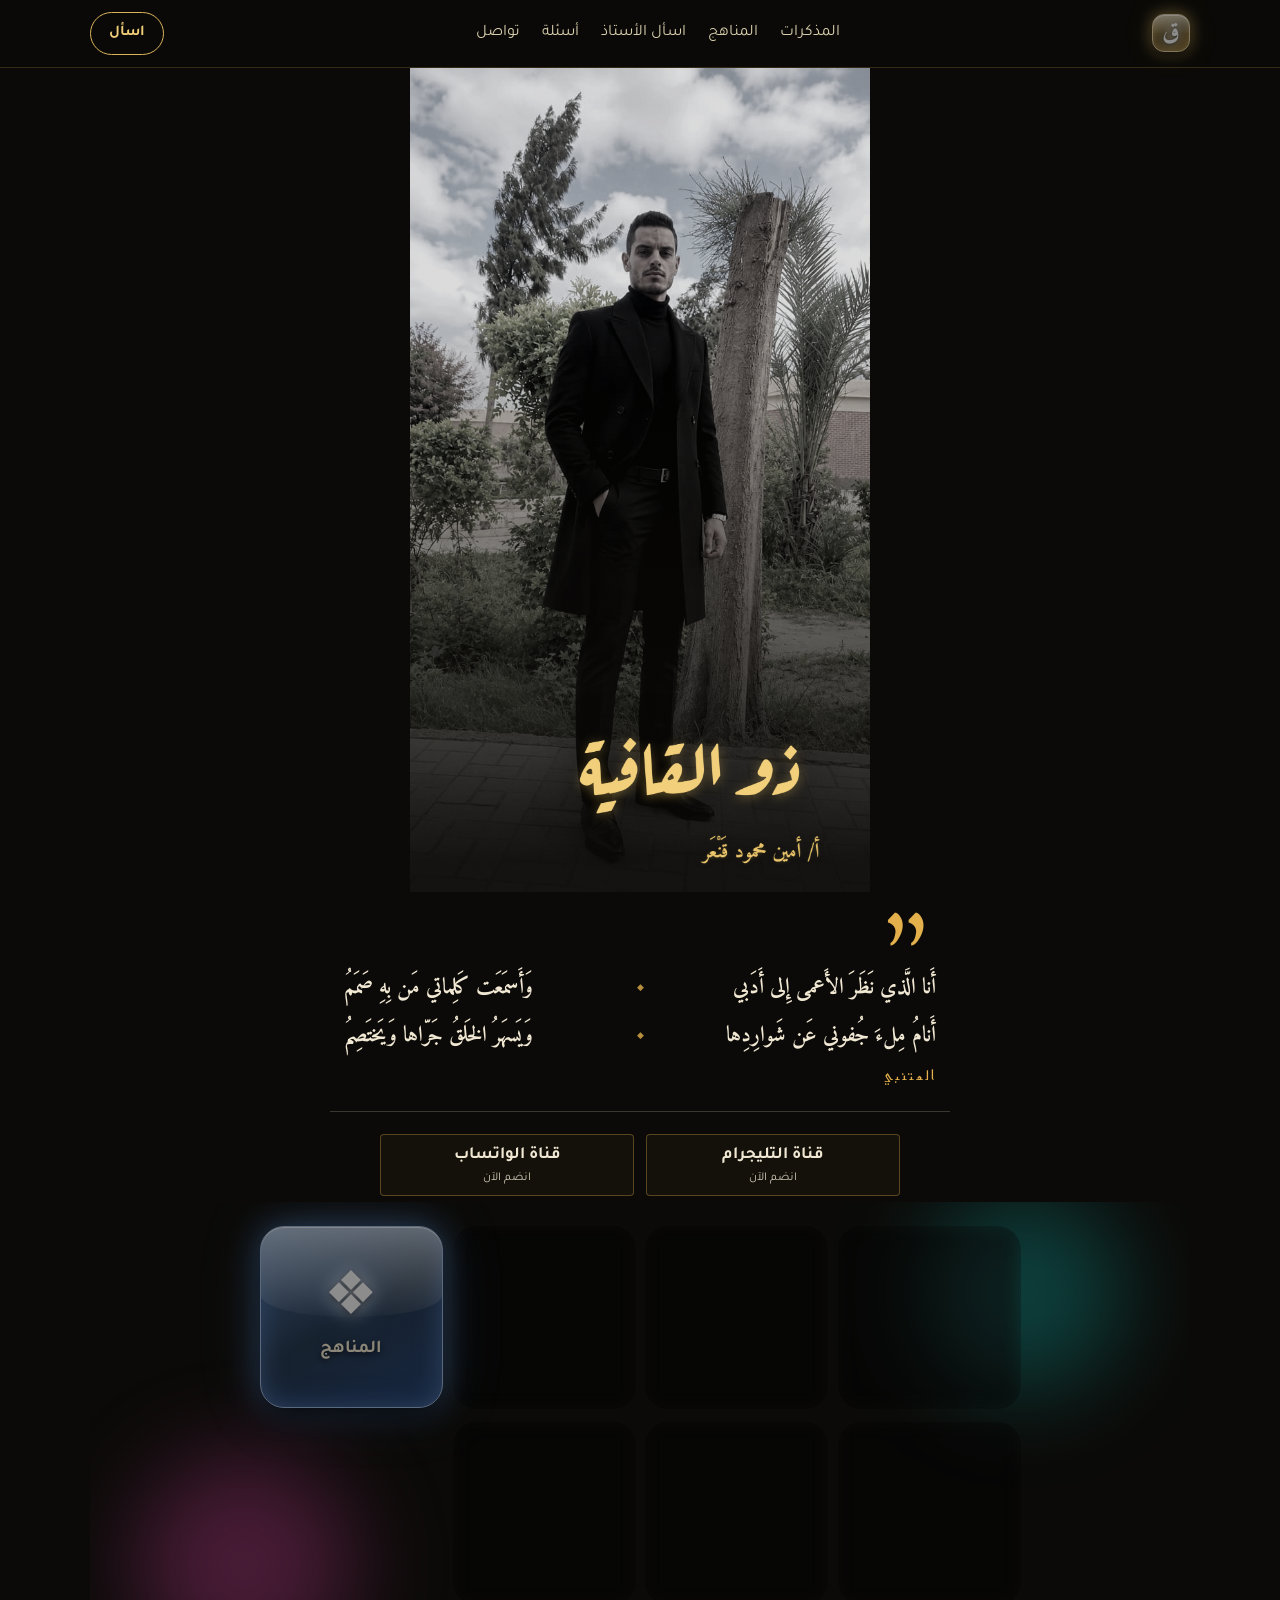
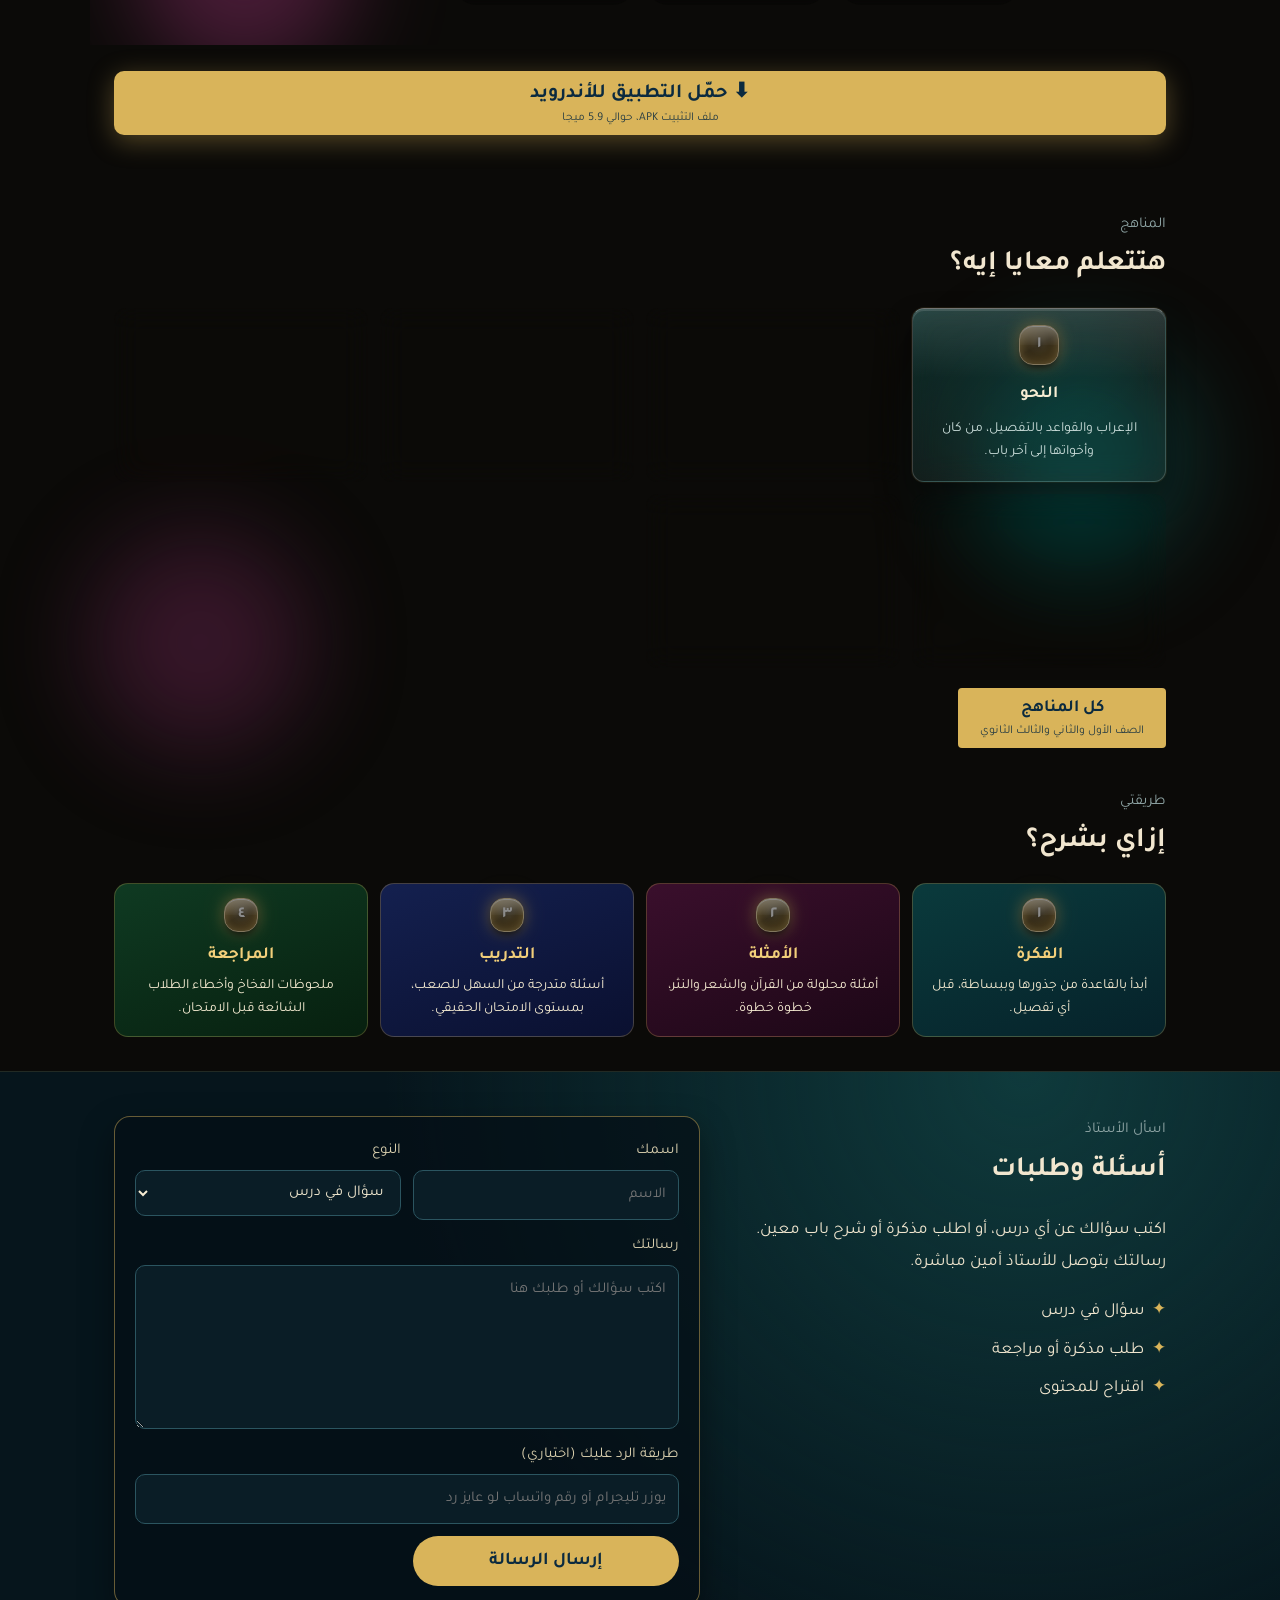
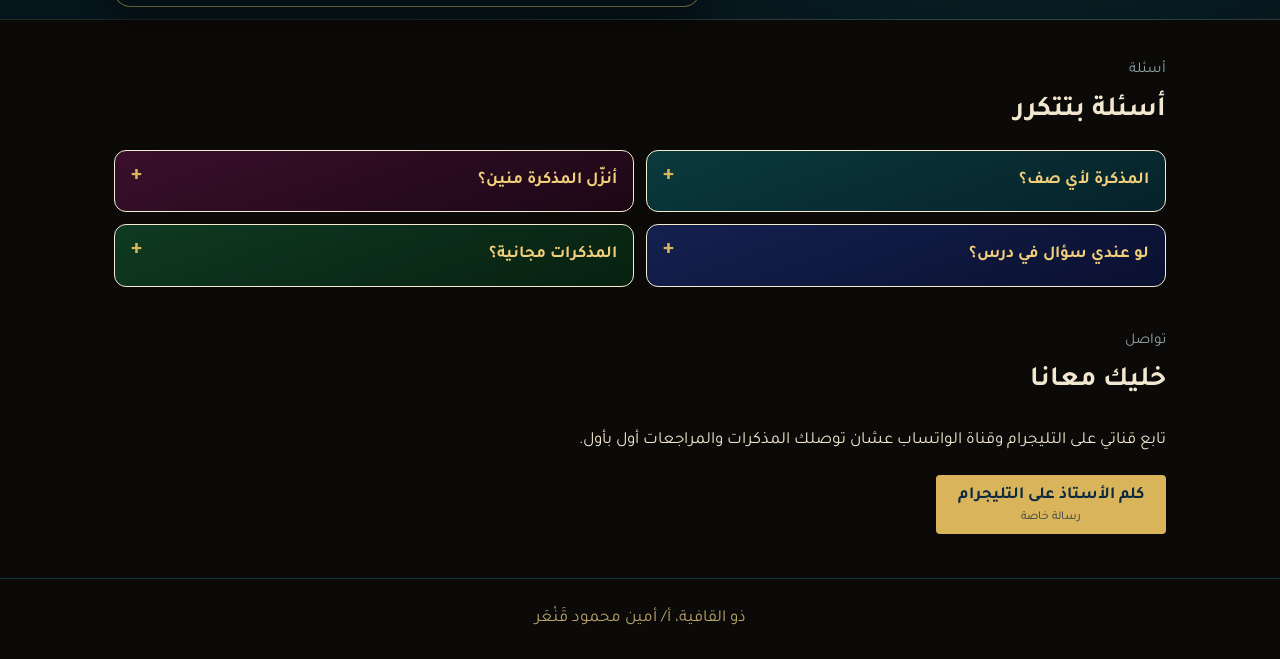
<file: index.html>
<!doctype html><html lang="ar" dir="rtl"><head><meta charset="utf-8"><meta name="viewport" content="width=device-width,initial-scale=1"><title>ذو القافية | أ/ أمين محمود قَنْعَر، مدرّس لغة عربية للثانوية</title><meta name="description" content="مدرّس لغة عربية للمرحلة الثانوية. شرح مفصّل، ومذكرات مرتبة، وأسئلة على مستوى الامتحان الحقيقي."><meta name="theme-color" content="#0b0a08"><link rel="manifest" href="/manifest.webmanifest"><link rel="apple-touch-icon" href="/icons/apple-touch-icon.png"><meta name="mobile-web-app-capable" content="yes"><meta name="apple-mobile-web-app-capable" content="yes"><meta property="og:title" content="ذو القافية | أ/ أمين محمود قَنْعَر، مدرّس لغة عربية للثانوية"><meta property="og:description" content="مدرّس لغة عربية للمرحلة الثانوية. شرح مفصّل، ومذكرات مرتبة، وأسئلة على مستوى الامتحان الحقيقي."><meta property="og:locale" content="ar_EG"><link rel="preload" href="/fonts/Tajawal-Regular.ttf" as="font" type="font/ttf" crossorigin><link rel="stylesheet" href="/style.css?v=12"><link rel="stylesheet" href="/home3.css?v=16"></head><body>
<nav class="top" aria-label="التنقل"><a class="logo" href="#top">ق</a><div class="links"><a href="/notes/">المذكرات</a><a href="/manahej/">المناهج</a><a href="#ask">اسأل الأستاذ</a><a href="#faq">أسئلة</a><a href="#contact">تواصل</a></div><a class="navbtn" href="#ask">اسأل</a></nav>
<nav class="tabs" aria-label="التبويبات"><a href="#top"><i>⌂</i>الرئيسية</a><a href="/notes/"><i>▤</i>المذكرات</a><a href="#ask"><i>✎</i>اسأل</a><a href="#contact"><i>✆</i>تواصل</a></nav><header class="hero h3" id="top"><div class="cover"><img class="p" src="/img/amin.jpg" alt="أ/ أمين محمود قَنْعَر، بمعطف أسود في حديقة"><div class="ct"><h1 class="brand"><img src="/img/title.png" alt="ذو القافية" width="1000" height="429"></h1><p class="name"><img src="/img/name.png?v=2" alt="أ/ أمين محمود قَنْعَر" width="500" height="115"></p></div></div>
<blockquote class="verse v3"><p class="bt"><span>أَنا الَّذي نَظَرَ الأَعمى إِلى أَدَبي</span><i aria-hidden="true">◆</i><span>وَأَسمَعَت كَلِماتي مَن بِهِ صَمَمُ</span></p><p class="bt"><span>أَنامُ مِلءَ جُفوني عَن شَوارِدِها</span><i aria-hidden="true">◆</i><span>وَيَسهَرُ الخَلقُ جَرّاها وَيَختَصِمُ</span></p><cite>المتنبي</cite></blockquote>
<div class="actions"><a class="btn ch tg" href="https://t.me/zualqafya" target="_blank" rel="noopener">قناة التليجرام <small>انضم الآن</small></a><a class="btn ch wa" href="https://whatsapp.com/channel/0029VbE182kFcow2emU0O00c" target="_blank" rel="noopener">قناة الواتساب <small>انضم الآن</small></a></div></header><main>
<section class="wrap iconsec" id="apps" aria-label="الأقسام"><div class="o8grid">
<a class="o8" href="/notes/"><i>📖</i><b>المذكرات</b></a>
<a class="o8" href="/live/"><i><u class="rd"></u></i><b>بث مباشر</b></a>
<a class="o8" href="/quizzes/"><i>✓</i><b>الاختبارات</b></a>
<a class="o8" href="/manahej/"><i>❖</i><b>المناهج</b></a>
<a class="o8" href="#ask"><i>✎</i><b>اسأل الأستاذ</b></a>
<a class="o8" href="#faq"><i>؟</i><b>أسئلة</b></a>
<a class="o8" href="https://t.me/AMAK_4" target="_blank" rel="noopener"><i>📱</i><b>تواصل</b></a>
</div></section>
<div class="wrap apkrow"><div class="apk"><a class="btn gold big" href="https://github.com/zualqafya/zualqafya.github.io/releases/download/app-v1/Zualqafya.apk">⬇ حمّل التطبيق للأندرويد <small>ملف التثبيت APK، حوالي 5.9 ميجا</small></a></div></div>
<section class="blk wrap" id="about"><p class="lab">المناهج</p><h2>هتتعلم معايا إيه؟</h2><div class="rail">
<div class="card t0"><span class="num">١</span><strong>النحو</strong><span class="d">الإعراب والقواعد بالتفصيل، من كان وأخواتها إلى آخر باب.</span></div>
<div class="card t1"><span class="num">٢</span><strong>البلاغة</strong><span class="d">مفاهيم النقد البلاغي وتذوق النص، بأمثلة من القرآن والشعر.</span></div>
<div class="card t2"><span class="num">٣</span><strong>الأدب والنصوص</strong><span class="d">شرح الأبيات وربطها بعصرها وأغراضها.</span></div>
<div class="card t3"><span class="num">٤</span><strong>القراءة</strong><span class="d">فهم المقروء وتحليل القطع الجديدة.</span></div>
<div class="card t0"><span class="num">٥</span><strong>التعبير والإملاء</strong><span class="d">كتابة موضوع التعبير بأسلوب سليم، وضبط الهمزات والإملاء.</span></div>
<div class="card t1"><span class="num">٦</span><strong>القصة</strong></div>
</div><div class="actions" style="justify-content:flex-start;margin-top:6px"><a class="btn gold" href="/manahej/">كل المناهج <small>الصف الأول والثاني والثالث الثانوي</small></a></div></section>


<section class="blk wrap" id="method"><p class="lab">طريقتي</p><h2>إزاي بشرح؟</h2><ol class="steps">
<li class="t0"><b>١</b><strong>الفكرة</strong><span>أبدأ بالقاعدة من جذورها وببساطة، قبل أي تفصيل.</span></li>
<li class="t1"><b>٢</b><strong>الأمثلة</strong><span>أمثلة محلولة من القرآن والشعر والنثر، خطوة خطوة.</span></li>
<li class="t2"><b>٣</b><strong>التدريب</strong><span>أسئلة متدرجة من السهل للصعب، بمستوى الامتحان الحقيقي.</span></li>
<li class="t3"><b>٤</b><strong>المراجعة</strong><span>ملحوظات الفخاخ وأخطاء الطلاب الشائعة قبل الامتحان.</span></li></ol></section>

<section class="blk wide askwrap" id="ask"><div class="wrap askgrid"><div class="askintro"><p class="lab">اسأل الأستاذ</p><h2>أسئلة وطلبات</h2><p>اكتب سؤالك عن أي درس، أو اطلب مذكرة أو شرح باب معين. رسالتك بتوصل للأستاذ أمين مباشرة.</p><ul class="ticks"><li>سؤال في درس</li><li>طلب مذكرة أو مراجعة</li><li>اقتراح للمحتوى</li></ul></div>
<form class="askform" id="askForm" action="https://api.web3forms.com/submit" method="POST"><input type="hidden" name="access_key" value="f89b6303-0b0e-40f5-9d43-8a4c0814f646"><input type="hidden" name="subject" value="سؤال جديد من موقع ذو القافية"><input type="hidden" name="from_name" value="موقع ذو القافية"><input type="checkbox" name="botcheck" class="hp" tabindex="-1" autocomplete="off">
<label>اسمك<input name="name" required maxlength="60" placeholder="الاسم"></label>
<label>النوع<select name="type"><option>سؤال في درس</option><option>طلب مذكرة أو شرح</option><option>اقتراح</option><option>أخرى</option></select></label>
<label class="full">رسالتك<textarea name="message" required rows="5" maxlength="1500" placeholder="اكتب سؤالك أو طلبك هنا"></textarea></label>
<label class="full">طريقة الرد عليك (اختياري)<input name="contact" maxlength="80" placeholder="يوزر تليجرام أو رقم واتساب لو عايز رد"></label>
<button class="btn gold sendbtn" type="submit">إرسال الرسالة</button><p class="formmsg" id="formMsg" role="status"></p></form></div></section>

<section class="blk wrap" id="faq"><p class="lab">أسئلة</p><h2>أسئلة بتتكرر</h2><div class="faq2">
<details class="q t0"><summary>المذكرة لأي صف؟</summary><span>مذكرات المرحلة الثانوية، وأبدأ بالصف الثالث الثانوي.</span></details>
<details class="q t1"><summary>أنزّل المذكرة منين؟</summary><span>من قسم المذكرات هنا (اضغط المذكرة ثم تحميل)، أو من قناتي على التليجرام والواتساب.</span></details>
<details class="q t2"><summary>لو عندي سؤال في درس؟</summary><span>ابعته من صندوق «اسأل الأستاذ» فوق، أو كلمني على التليجرام في رسالة خاصة.</span></details>
<details class="q t3"><summary>المذكرات مجانية؟</summary><span>المذكرة الحالية متاحة للتحميل. أي تغيير هيتعلن على القنوات.</span></details></div></section>

<section class="blk wrap" id="contact"><p class="lab">تواصل</p><h2>خليك معانا</h2><p>تابع قناتي على التليجرام وقناة الواتساب عشان توصلك المذكرات والمراجعات أول بأول.</p><div class="actions" style="justify-content:flex-start"><a class="btn gold" href="https://t.me/AMAK_4" target="_blank" rel="noopener">كلم الأستاذ على التليجرام <small>رسالة خاصة</small></a></div></section>
</main><script src="/fx.js" defer></script><footer class="foot">ذو القافية، أ/ أمين محمود قَنْعَر</footer><script>if('serviceWorker' in navigator){addEventListener('load',()=>navigator.serviceWorker.register('/sw.js'))}</script><script src="/app.js?v=3"></script></body></html>
</file>
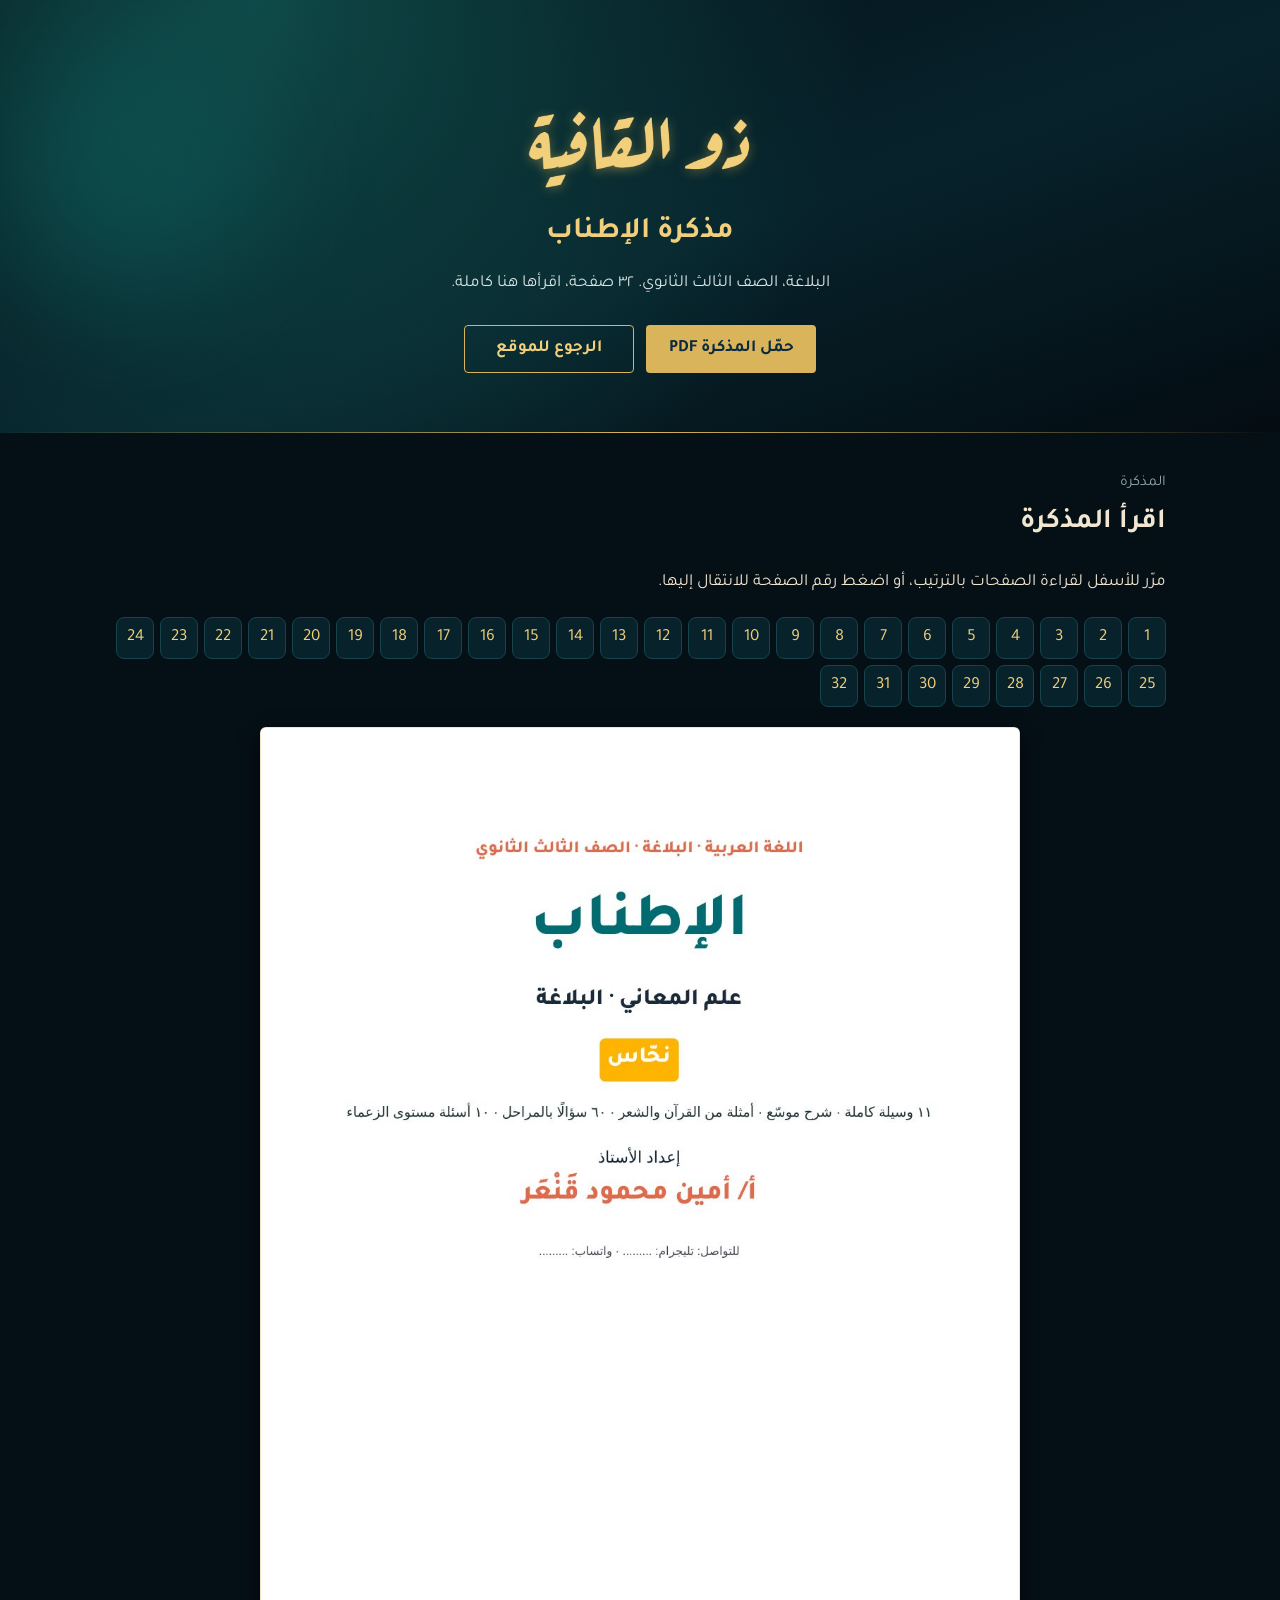
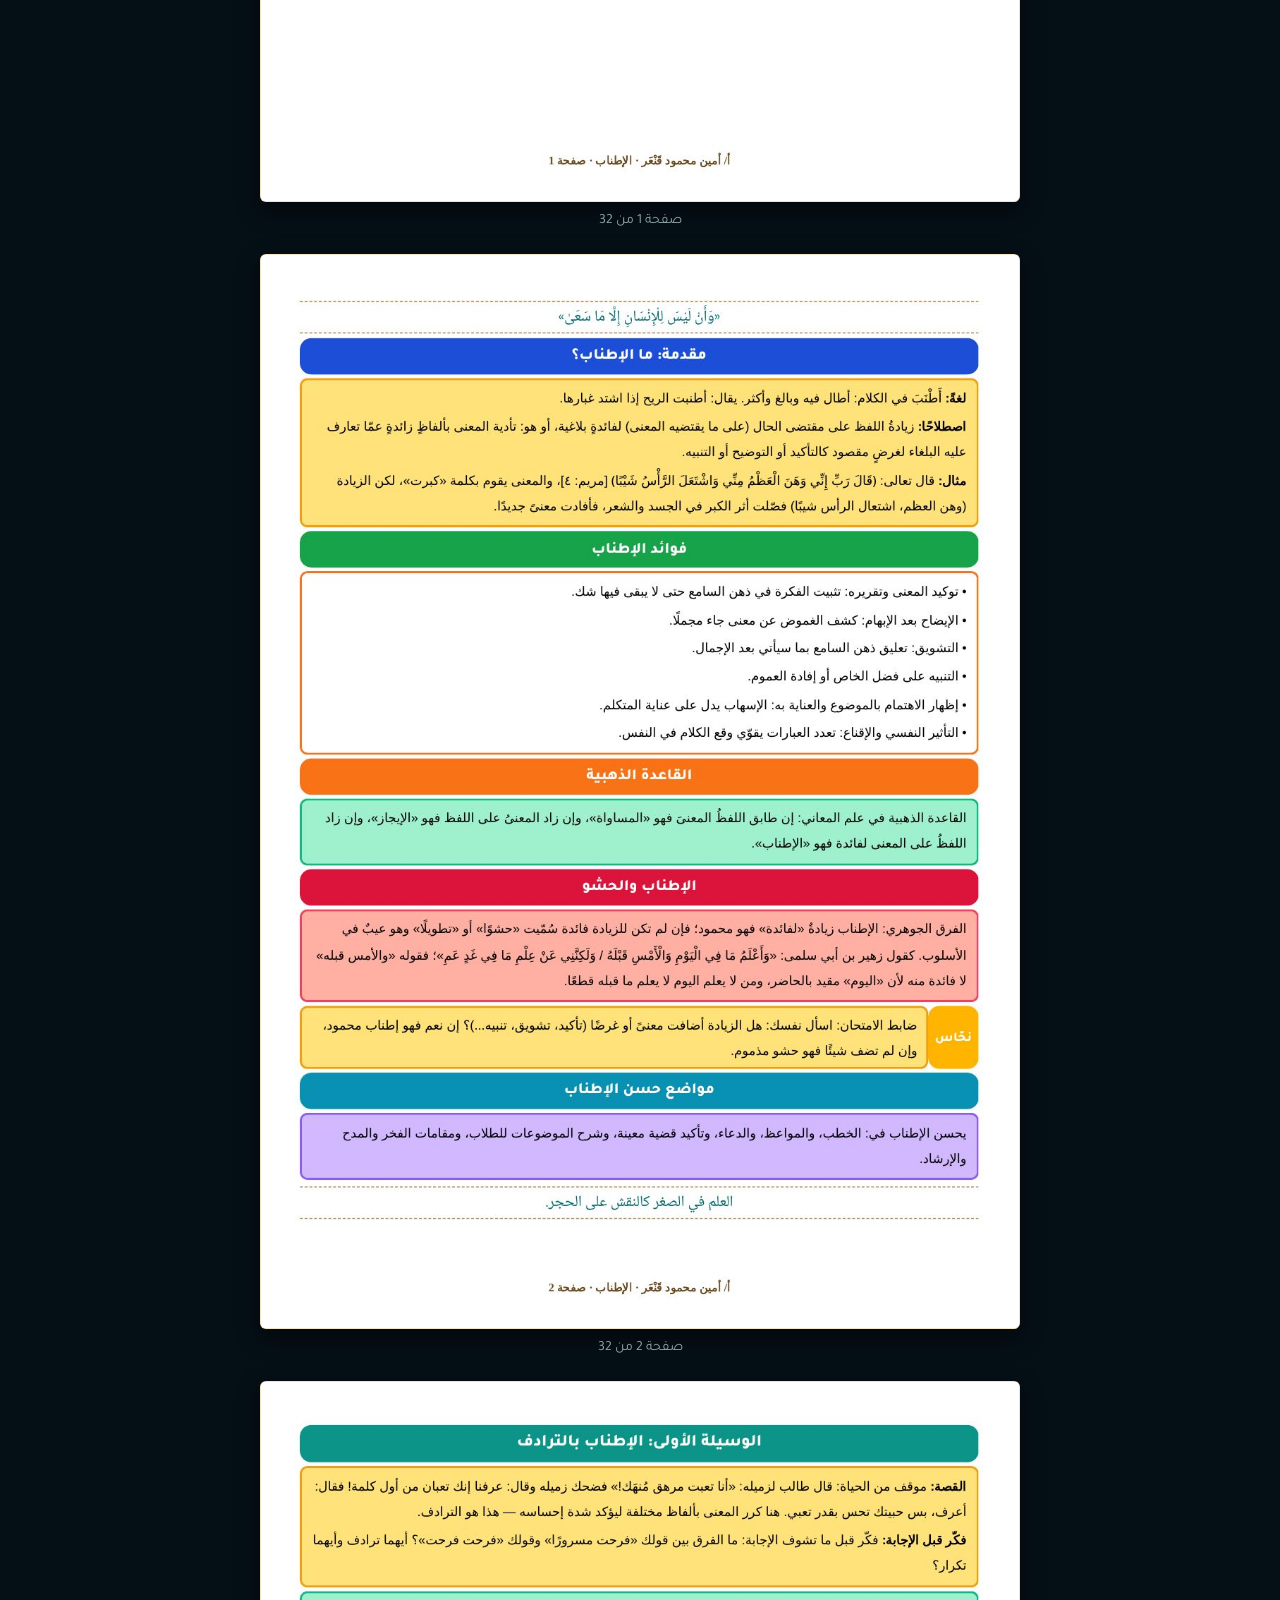
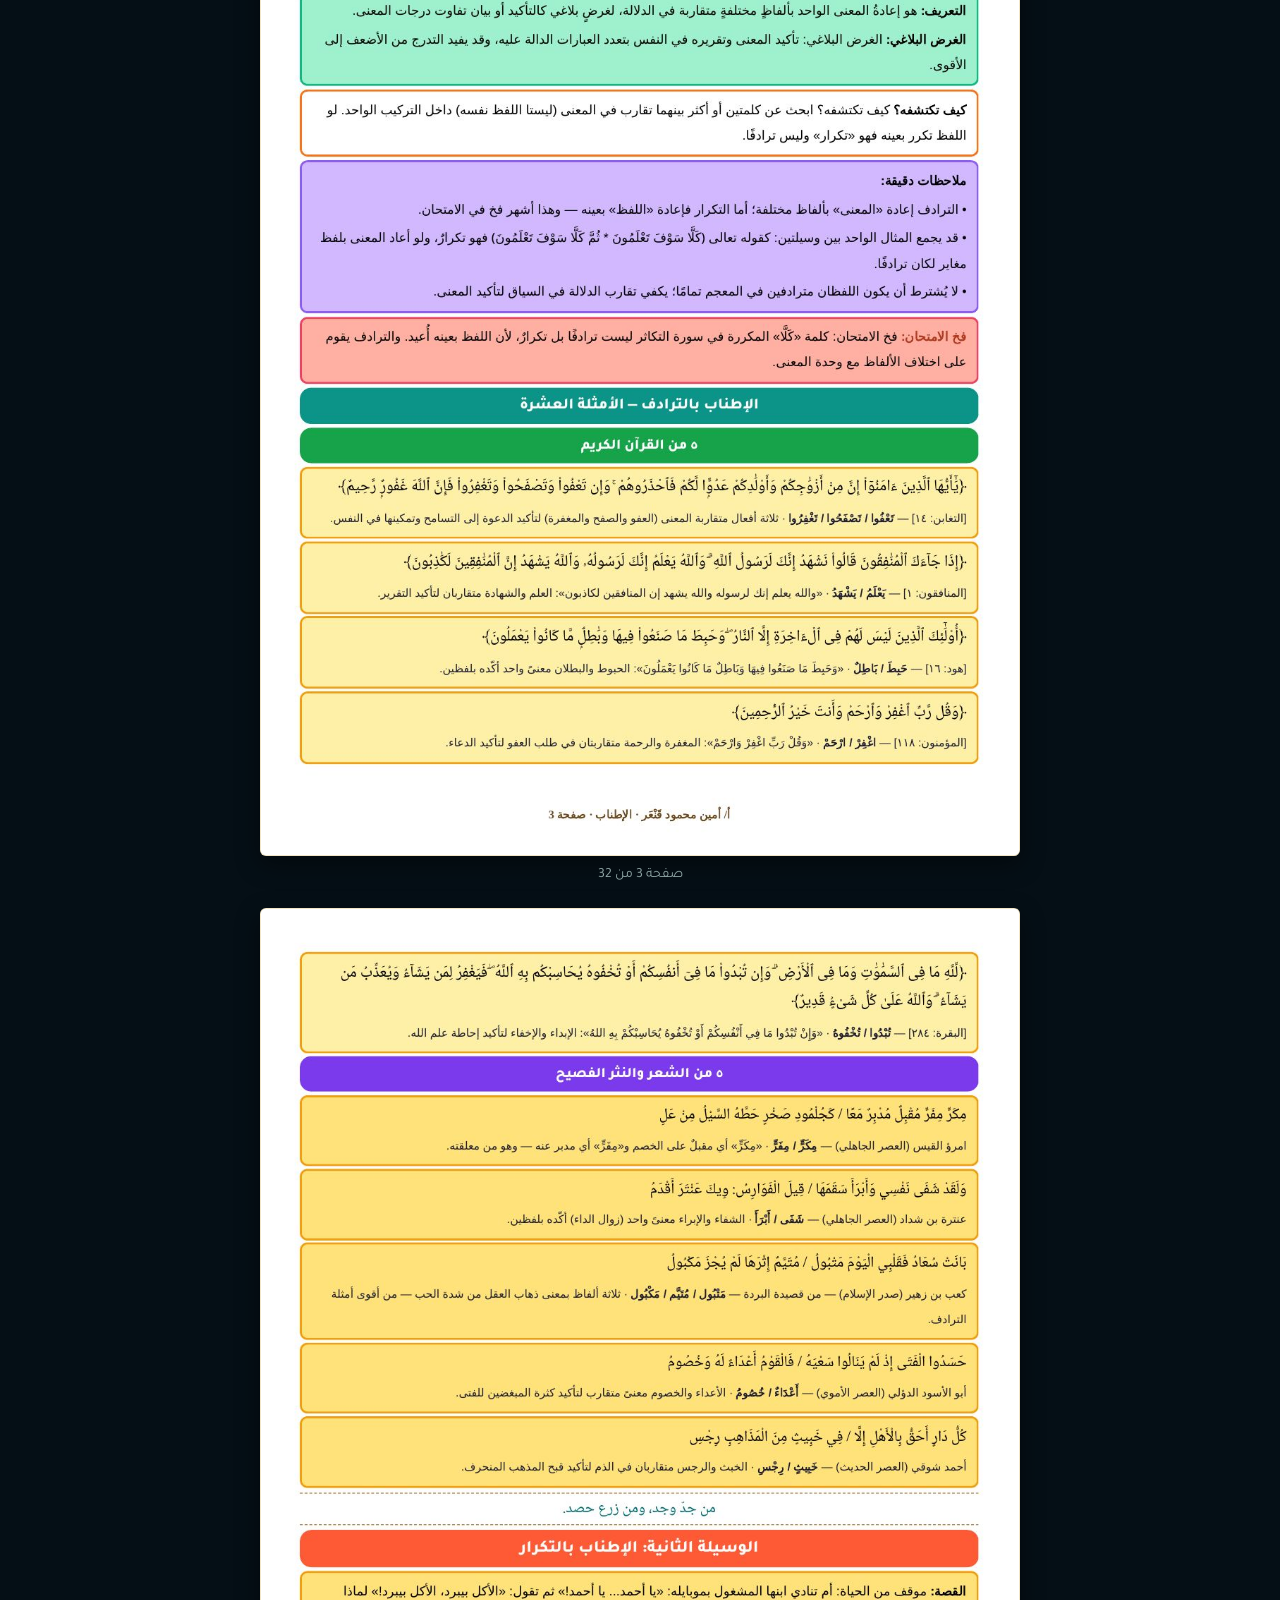
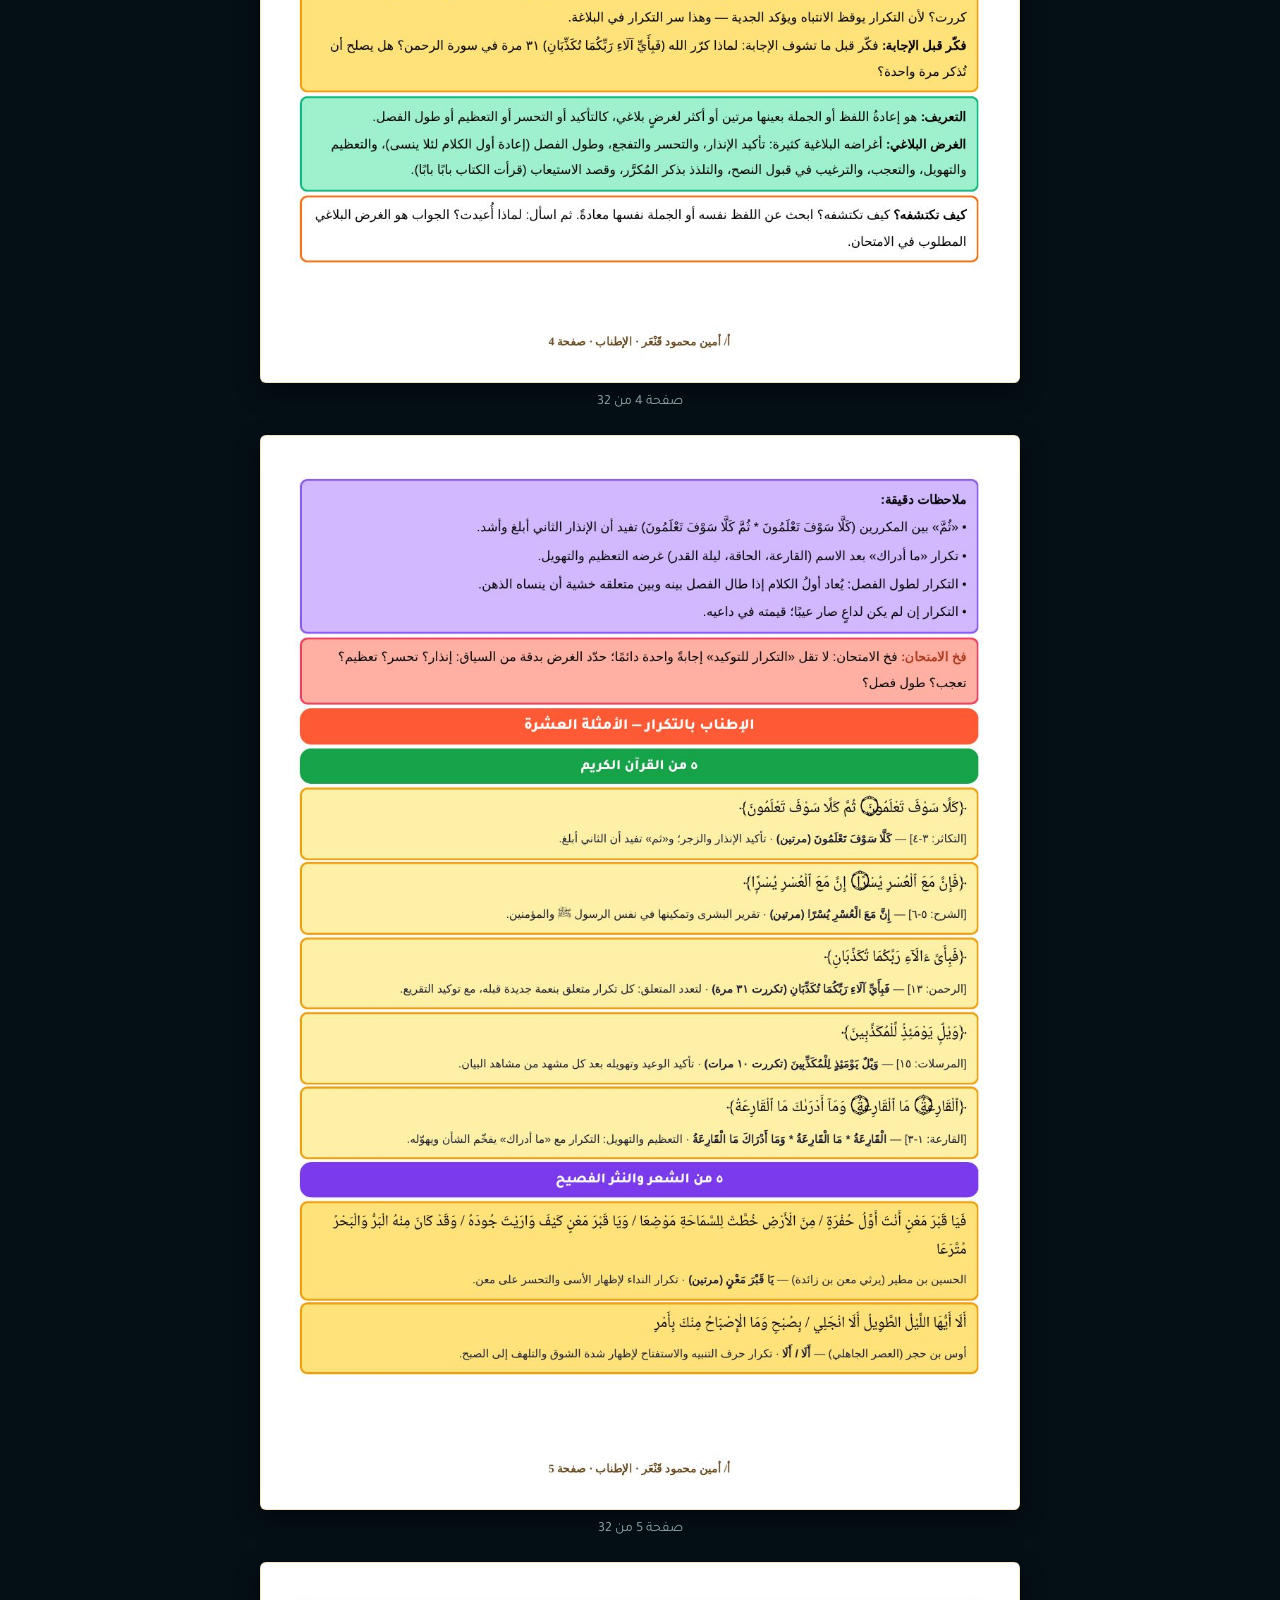
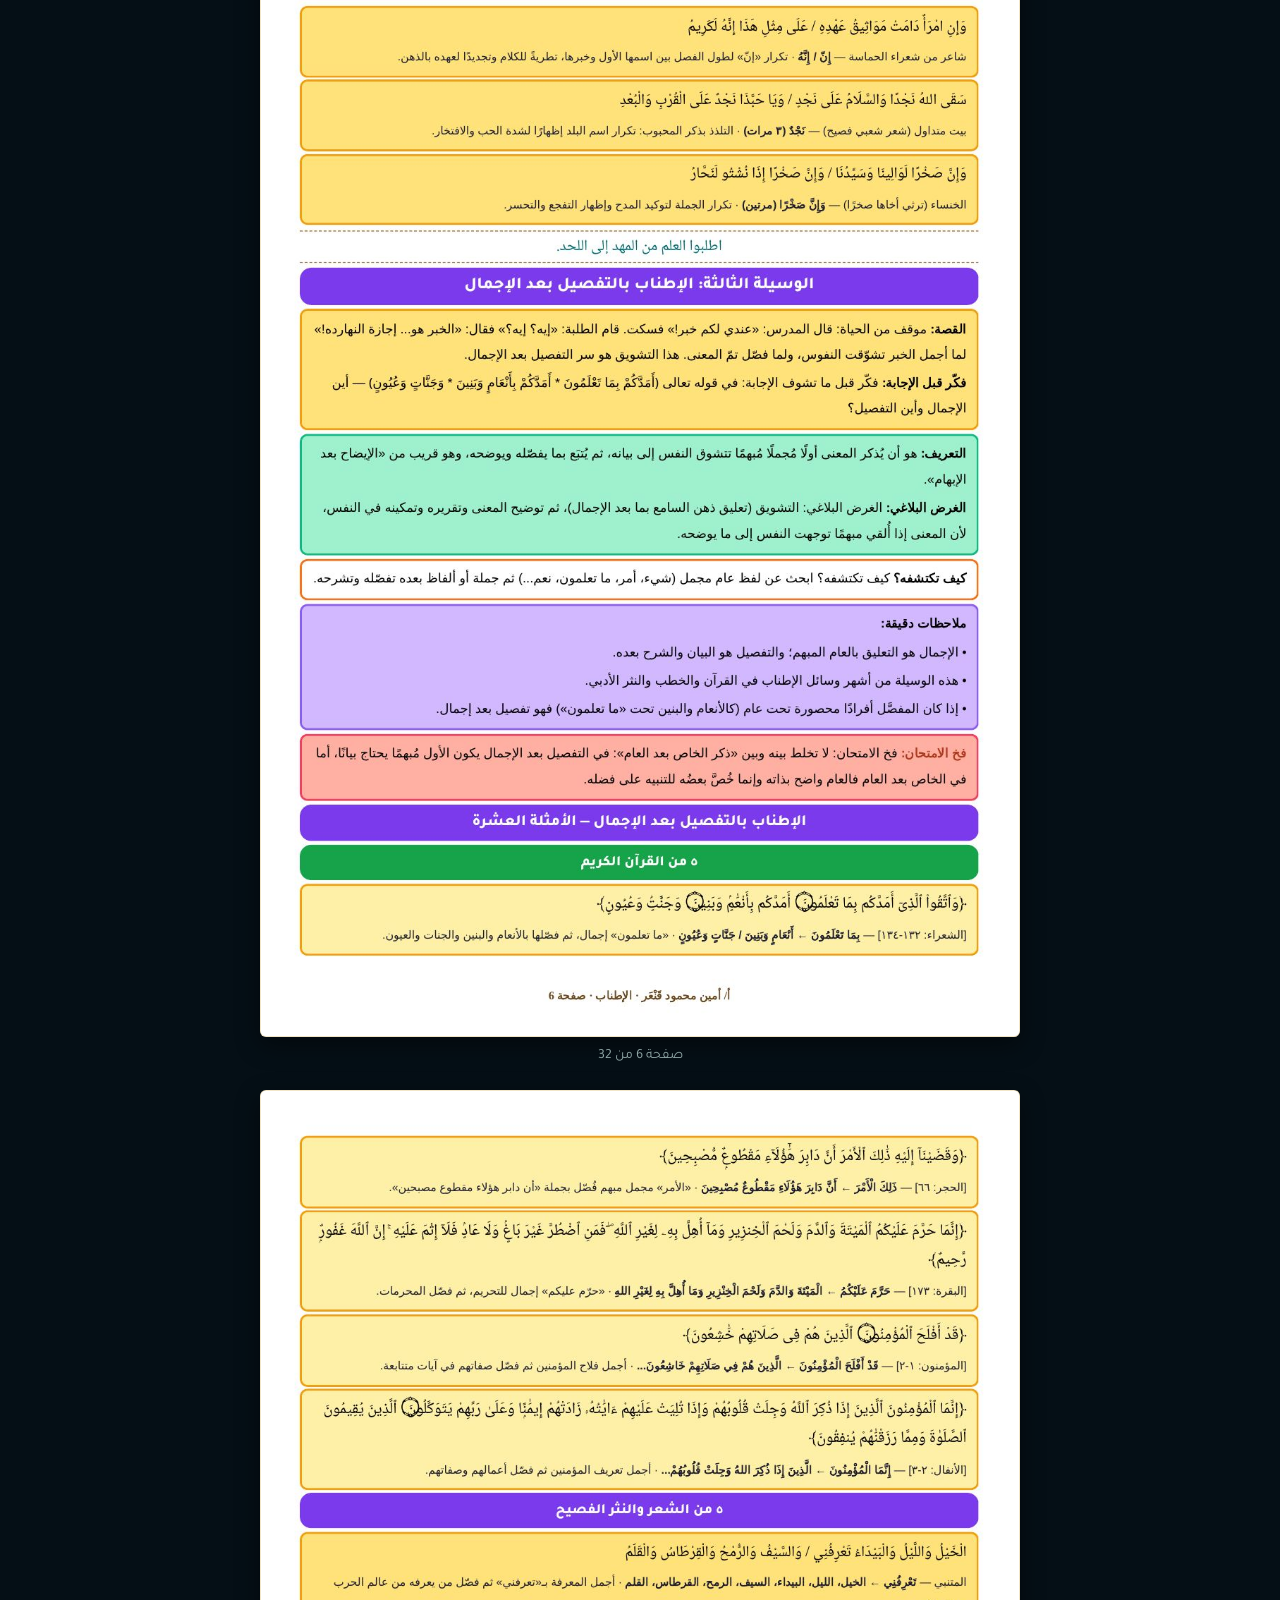
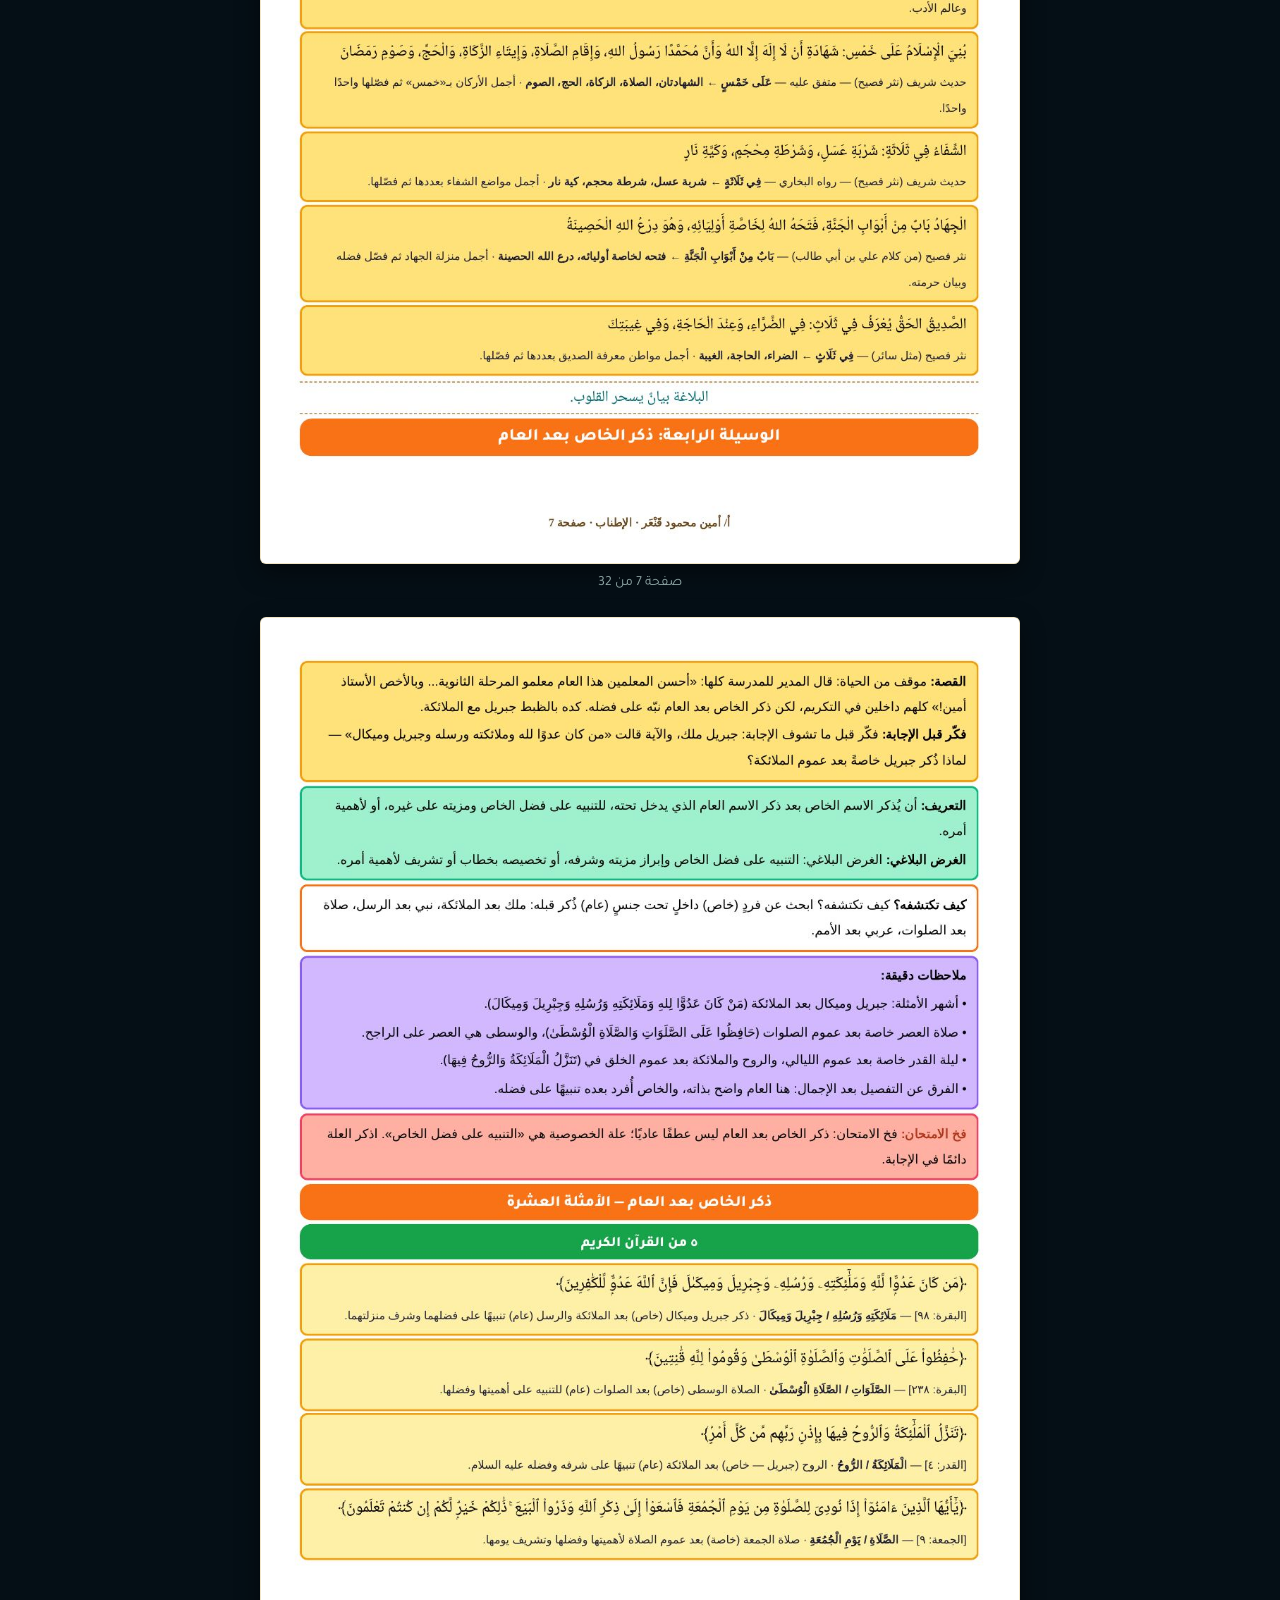
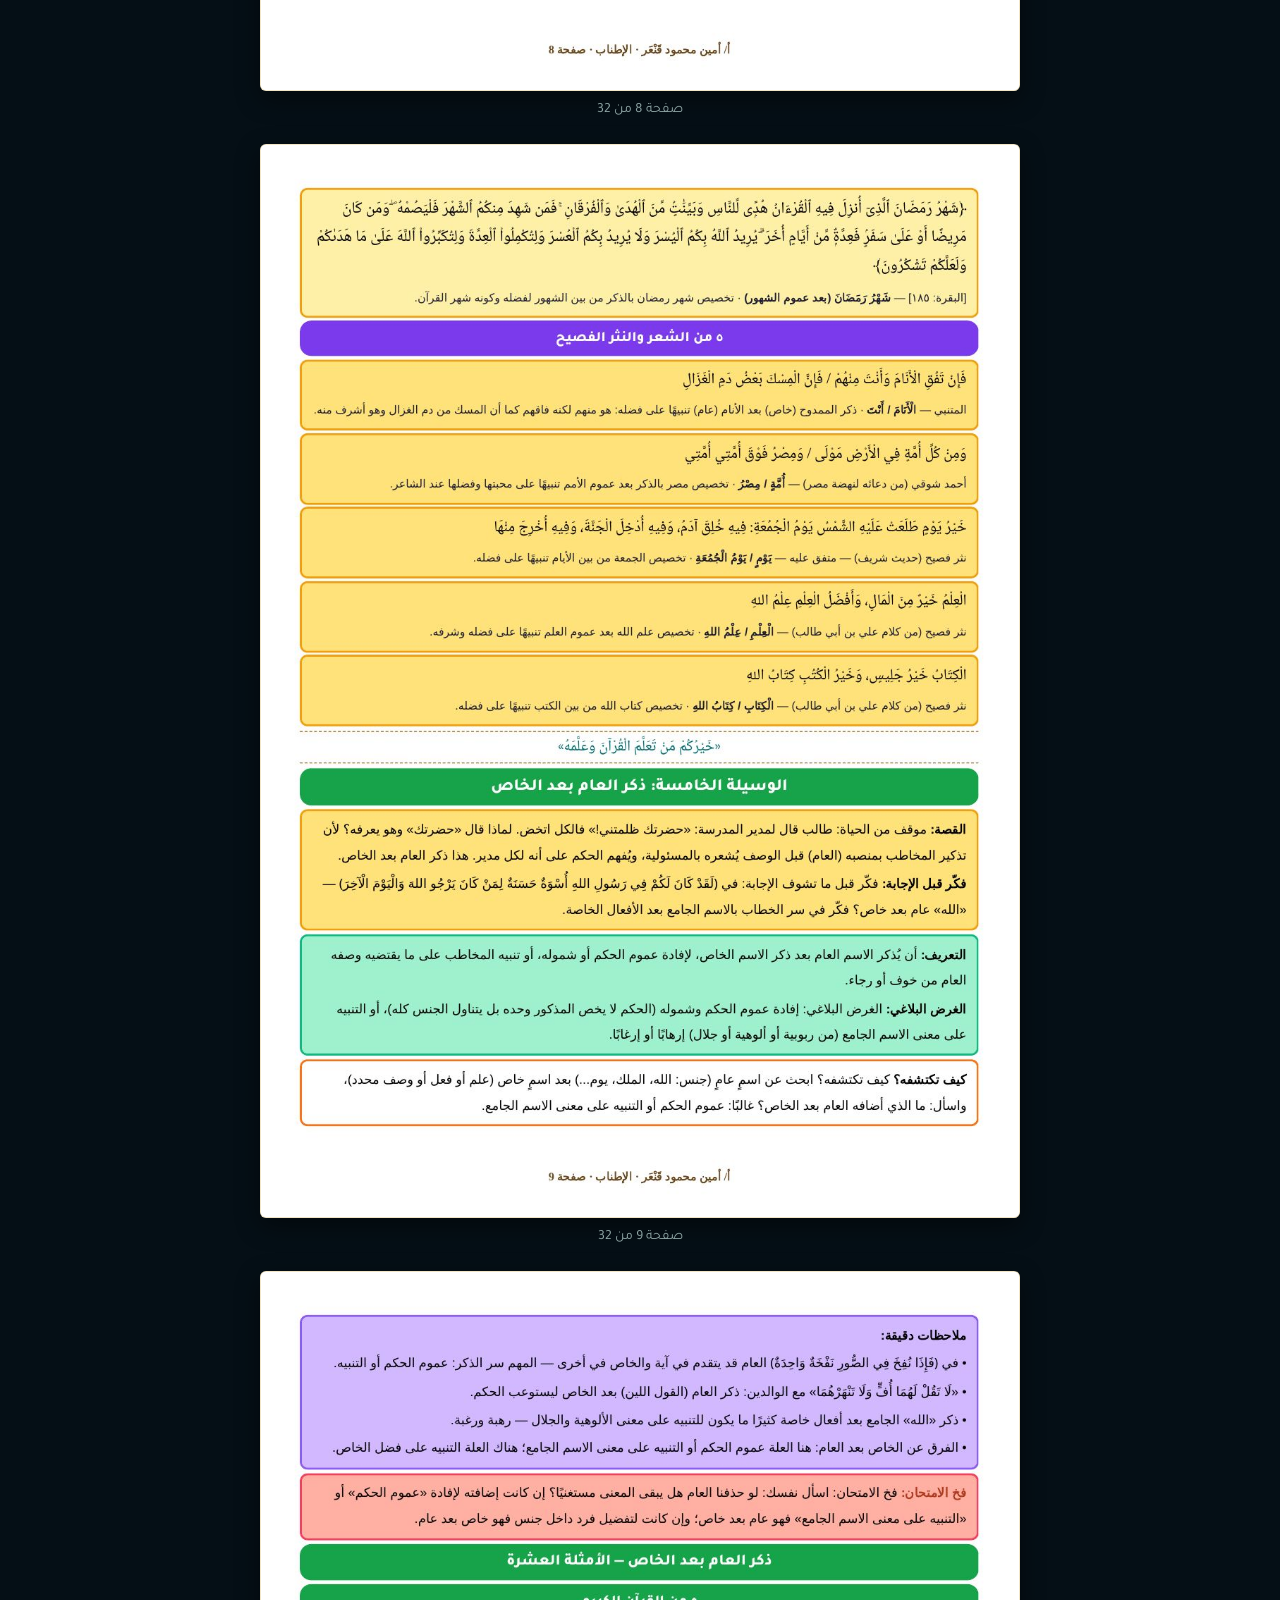
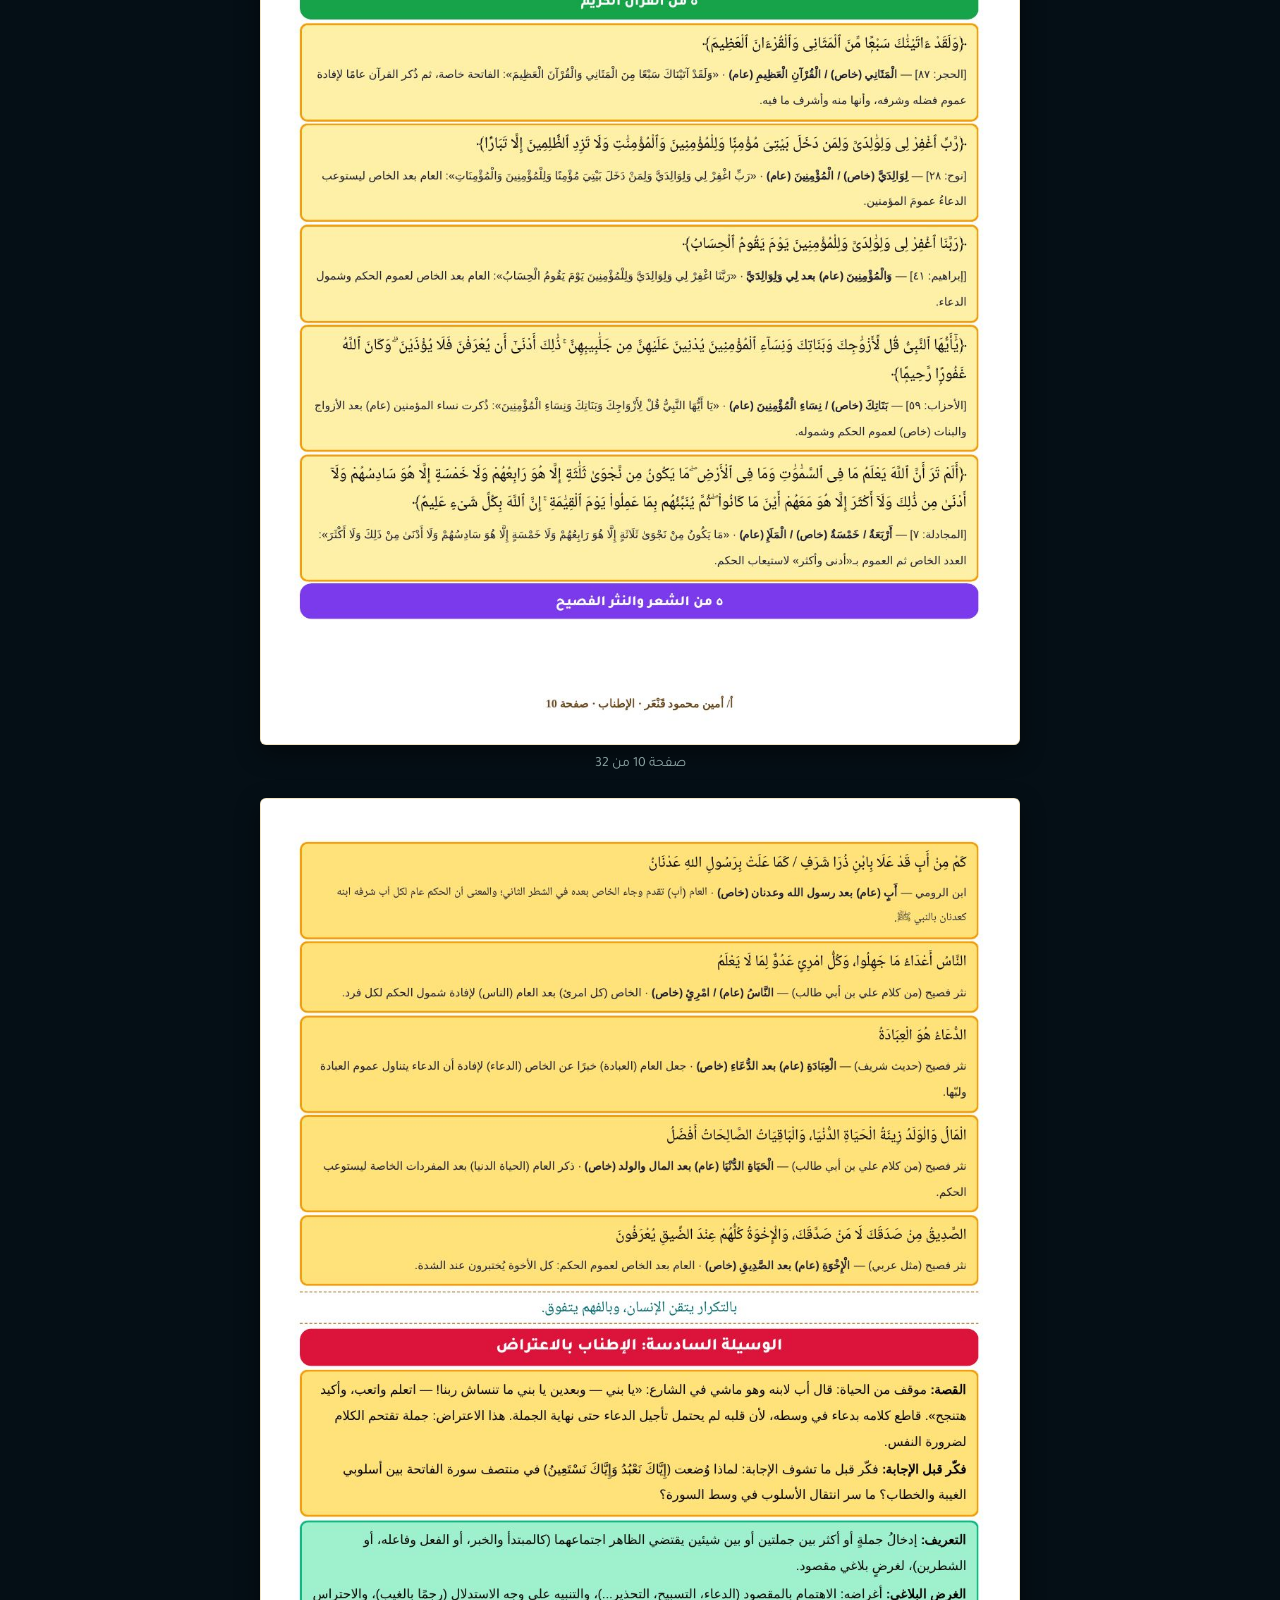
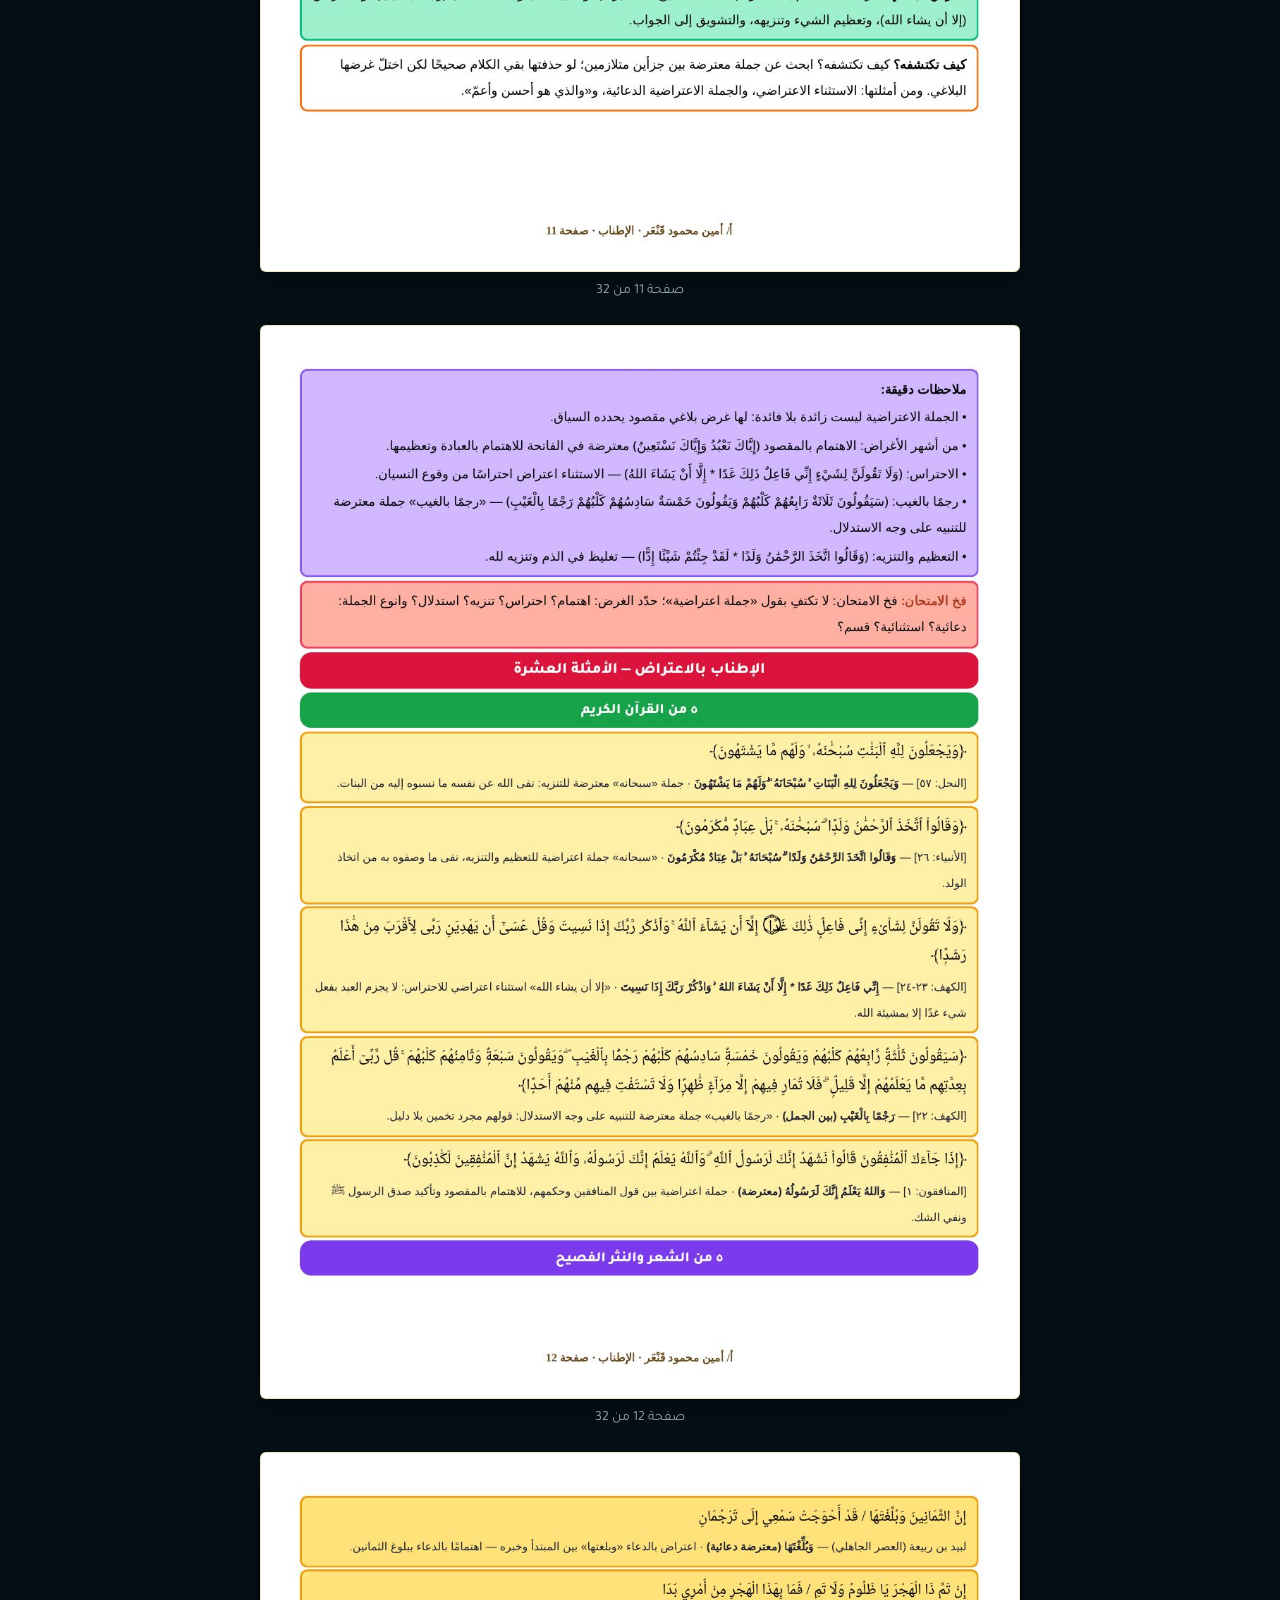
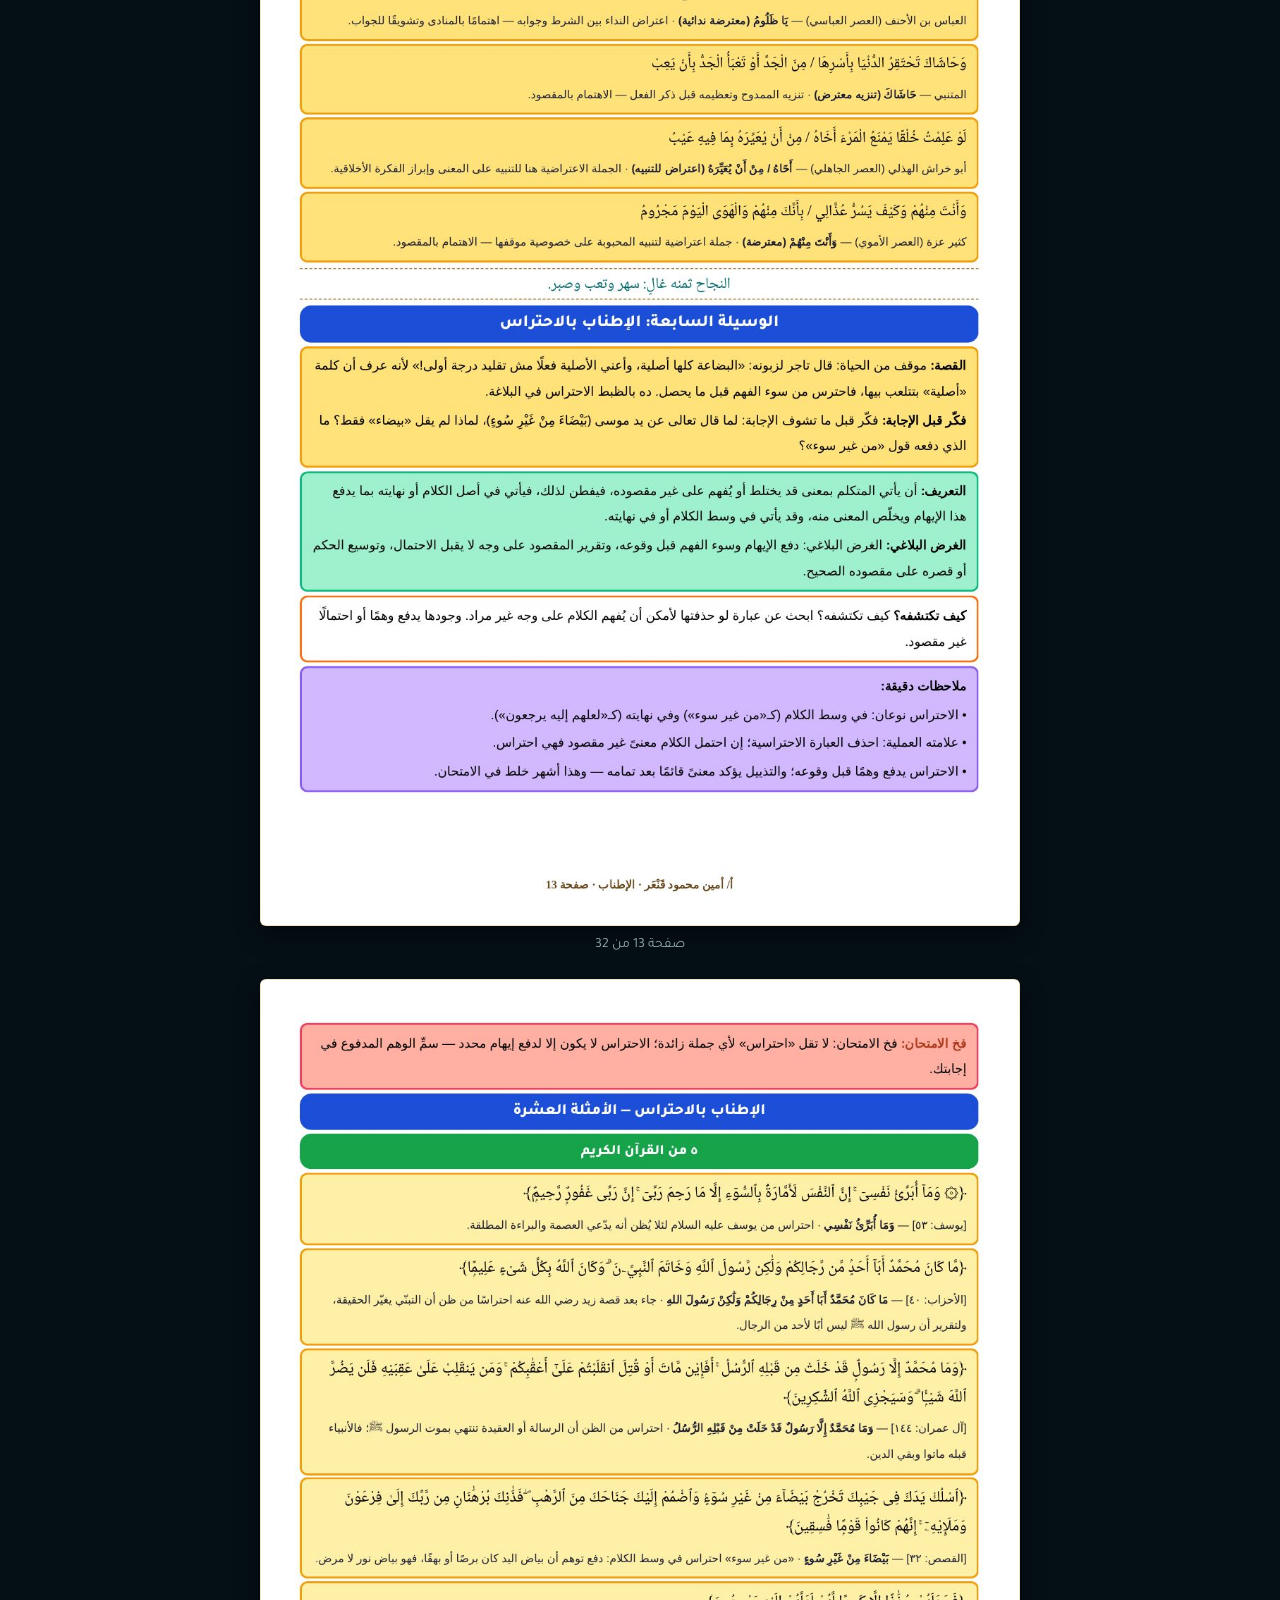
<file: itnab/index.html>
<!doctype html><html lang="ar" dir="rtl"><head><meta charset="utf-8"><meta name="viewport" content="width=device-width,initial-scale=1"><title>مذكرة الإطناب | ذو القافية، أ/ أمين محمود قَنْعَر</title><meta name="description" content="مذكرة الإطناب للصف الثالث الثانوي، ٣٢ صفحة تقرؤها كاملة."><meta name="theme-color" content="#050f16"><link rel="manifest" href="/manifest.webmanifest"><link rel="apple-touch-icon" href="/icons/apple-touch-icon.png"><meta name="mobile-web-app-capable" content="yes"><meta name="apple-mobile-web-app-capable" content="yes"><meta property="og:title" content="مذكرة الإطناب | ذو القافية، أ/ أمين محمود قَنْعَر"><meta property="og:description" content="مذكرة الإطناب للصف الثالث الثانوي، ٣٢ صفحة تقرؤها كاملة."><meta property="og:locale" content="ar_EG"><link rel="preload" href="/fonts/Tajawal-Regular.ttf" as="font" type="font/ttf" crossorigin><link rel="stylesheet" href="/style.css"></head><body>
<header class="hero"><a class="brand" href="/" style="display:block"><img src="/img/title.png" alt="ذو القافية" style="width:min(70%,320px)"></a><h1 class="vh">مذكرة الإطناب</h1><p class="bio">البلاغة، الصف الثالث الثانوي. ٣٢ صفحة، اقرأها هنا كاملة.</p><div class="actions"><a class="btn gold" href="/itnab/Itnab-memo.pdf" download="مذكرة-الإطناب.pdf" target="_blank" rel="noopener">حمّل المذكرة PDF</a><a class="btn ghost" href="/">الرجوع للموقع</a></div></header>
<main class="wrap"><section class="blk"><p class="lab">المذكرة</p><h2>اقرأ المذكرة</h2><p>مرّر للأسفل لقراءة الصفحات بالترتيب، أو اضغط رقم الصفحة للانتقال إليها.</p><nav class="jump" aria-label="الصفحات"><a href="#p1">1</a><a href="#p2">2</a><a href="#p3">3</a><a href="#p4">4</a><a href="#p5">5</a><a href="#p6">6</a><a href="#p7">7</a><a href="#p8">8</a><a href="#p9">9</a><a href="#p10">10</a><a href="#p11">11</a><a href="#p12">12</a><a href="#p13">13</a><a href="#p14">14</a><a href="#p15">15</a><a href="#p16">16</a><a href="#p17">17</a><a href="#p18">18</a><a href="#p19">19</a><a href="#p20">20</a><a href="#p21">21</a><a href="#p22">22</a><a href="#p23">23</a><a href="#p24">24</a><a href="#p25">25</a><a href="#p26">26</a><a href="#p27">27</a><a href="#p28">28</a><a href="#p29">29</a><a href="#p30">30</a><a href="#p31">31</a><a href="#p32">32</a></nav><div class="pages"><figure class="page" id="p1"><img src="/itnab/pages/p-01.jpg?v=7" alt="صفحة 1 من مذكرة الإطناب" loading="lazy" width="1075" height="1521"><figcaption>صفحة 1 من 32</figcaption></figure><figure class="page" id="p2"><img src="/itnab/pages/p-02.jpg?v=7" alt="صفحة 2 من مذكرة الإطناب" loading="lazy" width="1075" height="1521"><figcaption>صفحة 2 من 32</figcaption></figure><figure class="page" id="p3"><img src="/itnab/pages/p-03.jpg?v=7" alt="صفحة 3 من مذكرة الإطناب" loading="lazy" width="1075" height="1521"><figcaption>صفحة 3 من 32</figcaption></figure><figure class="page" id="p4"><img src="/itnab/pages/p-04.jpg?v=7" alt="صفحة 4 من مذكرة الإطناب" loading="lazy" width="1075" height="1521"><figcaption>صفحة 4 من 32</figcaption></figure><figure class="page" id="p5"><img src="/itnab/pages/p-05.jpg?v=7" alt="صفحة 5 من مذكرة الإطناب" loading="lazy" width="1075" height="1521"><figcaption>صفحة 5 من 32</figcaption></figure><figure class="page" id="p6"><img src="/itnab/pages/p-06.jpg?v=7" alt="صفحة 6 من مذكرة الإطناب" loading="lazy" width="1075" height="1521"><figcaption>صفحة 6 من 32</figcaption></figure><figure class="page" id="p7"><img src="/itnab/pages/p-07.jpg?v=7" alt="صفحة 7 من مذكرة الإطناب" loading="lazy" width="1075" height="1521"><figcaption>صفحة 7 من 32</figcaption></figure><figure class="page" id="p8"><img src="/itnab/pages/p-08.jpg?v=7" alt="صفحة 8 من مذكرة الإطناب" loading="lazy" width="1075" height="1521"><figcaption>صفحة 8 من 32</figcaption></figure><figure class="page" id="p9"><img src="/itnab/pages/p-09.jpg?v=7" alt="صفحة 9 من مذكرة الإطناب" loading="lazy" width="1075" height="1521"><figcaption>صفحة 9 من 32</figcaption></figure><figure class="page" id="p10"><img src="/itnab/pages/p-10.jpg?v=7" alt="صفحة 10 من مذكرة الإطناب" loading="lazy" width="1075" height="1521"><figcaption>صفحة 10 من 32</figcaption></figure><figure class="page" id="p11"><img src="/itnab/pages/p-11.jpg?v=7" alt="صفحة 11 من مذكرة الإطناب" loading="lazy" width="1075" height="1521"><figcaption>صفحة 11 من 32</figcaption></figure><figure class="page" id="p12"><img src="/itnab/pages/p-12.jpg?v=7" alt="صفحة 12 من مذكرة الإطناب" loading="lazy" width="1075" height="1521"><figcaption>صفحة 12 من 32</figcaption></figure><figure class="page" id="p13"><img src="/itnab/pages/p-13.jpg?v=7" alt="صفحة 13 من مذكرة الإطناب" loading="lazy" width="1075" height="1521"><figcaption>صفحة 13 من 32</figcaption></figure><figure class="page" id="p14"><img src="/itnab/pages/p-14.jpg?v=7" alt="صفحة 14 من مذكرة الإطناب" loading="lazy" width="1075" height="1521"><figcaption>صفحة 14 من 32</figcaption></figure><figure class="page" id="p15"><img src="/itnab/pages/p-15.jpg?v=7" alt="صفحة 15 من مذكرة الإطناب" loading="lazy" width="1075" height="1521"><figcaption>صفحة 15 من 32</figcaption></figure><figure class="page" id="p16"><img src="/itnab/pages/p-16.jpg?v=7" alt="صفحة 16 من مذكرة الإطناب" loading="lazy" width="1075" height="1521"><figcaption>صفحة 16 من 32</figcaption></figure><figure class="page" id="p17"><img src="/itnab/pages/p-17.jpg?v=7" alt="صفحة 17 من مذكرة الإطناب" loading="lazy" width="1075" height="1521"><figcaption>صفحة 17 من 32</figcaption></figure><figure class="page" id="p18"><img src="/itnab/pages/p-18.jpg?v=7" alt="صفحة 18 من مذكرة الإطناب" loading="lazy" width="1075" height="1521"><figcaption>صفحة 18 من 32</figcaption></figure><figure class="page" id="p19"><img src="/itnab/pages/p-19.jpg?v=7" alt="صفحة 19 من مذكرة الإطناب" loading="lazy" width="1075" height="1521"><figcaption>صفحة 19 من 32</figcaption></figure><figure class="page" id="p20"><img src="/itnab/pages/p-20.jpg?v=7" alt="صفحة 20 من مذكرة الإطناب" loading="lazy" width="1075" height="1521"><figcaption>صفحة 20 من 32</figcaption></figure><figure class="page" id="p21"><img src="/itnab/pages/p-21.jpg?v=7" alt="صفحة 21 من مذكرة الإطناب" loading="lazy" width="1075" height="1521"><figcaption>صفحة 21 من 32</figcaption></figure><figure class="page" id="p22"><img src="/itnab/pages/p-22.jpg?v=7" alt="صفحة 22 من مذكرة الإطناب" loading="lazy" width="1075" height="1521"><figcaption>صفحة 22 من 32</figcaption></figure><figure class="page" id="p23"><img src="/itnab/pages/p-23.jpg?v=7" alt="صفحة 23 من مذكرة الإطناب" loading="lazy" width="1075" height="1521"><figcaption>صفحة 23 من 32</figcaption></figure><figure class="page" id="p24"><img src="/itnab/pages/p-24.jpg?v=7" alt="صفحة 24 من مذكرة الإطناب" loading="lazy" width="1075" height="1521"><figcaption>صفحة 24 من 32</figcaption></figure><figure class="page" id="p25"><img src="/itnab/pages/p-25.jpg?v=7" alt="صفحة 25 من مذكرة الإطناب" loading="lazy" width="1075" height="1521"><figcaption>صفحة 25 من 32</figcaption></figure><figure class="page" id="p26"><img src="/itnab/pages/p-26.jpg?v=7" alt="صفحة 26 من مذكرة الإطناب" loading="lazy" width="1075" height="1521"><figcaption>صفحة 26 من 32</figcaption></figure><figure class="page" id="p27"><img src="/itnab/pages/p-27.jpg?v=7" alt="صفحة 27 من مذكرة الإطناب" loading="lazy" width="1075" height="1521"><figcaption>صفحة 27 من 32</figcaption></figure><figure class="page" id="p28"><img src="/itnab/pages/p-28.jpg?v=7" alt="صفحة 28 من مذكرة الإطناب" loading="lazy" width="1075" height="1521"><figcaption>صفحة 28 من 32</figcaption></figure><figure class="page" id="p29"><img src="/itnab/pages/p-29.jpg?v=7" alt="صفحة 29 من مذكرة الإطناب" loading="lazy" width="1075" height="1521"><figcaption>صفحة 29 من 32</figcaption></figure><figure class="page" id="p30"><img src="/itnab/pages/p-30.jpg?v=7" alt="صفحة 30 من مذكرة الإطناب" loading="lazy" width="1075" height="1521"><figcaption>صفحة 30 من 32</figcaption></figure><figure class="page" id="p31"><img src="/itnab/pages/p-31.jpg?v=7" alt="صفحة 31 من مذكرة الإطناب" loading="lazy" width="1075" height="1521"><figcaption>صفحة 31 من 32</figcaption></figure><figure class="page" id="p32"><img src="/itnab/pages/p-32.jpg?v=7" alt="صفحة 32 من مذكرة الإطناب" loading="lazy" width="1075" height="1521"><figcaption>صفحة 32 من 32</figcaption></figure></div></section></main><footer>ذو القافية، أ/ أمين محمود قَنْعَر</footer><script>if('serviceWorker' in navigator){addEventListener('load',()=>navigator.serviceWorker.register('/sw.js'))}</script></body></html>
</file>
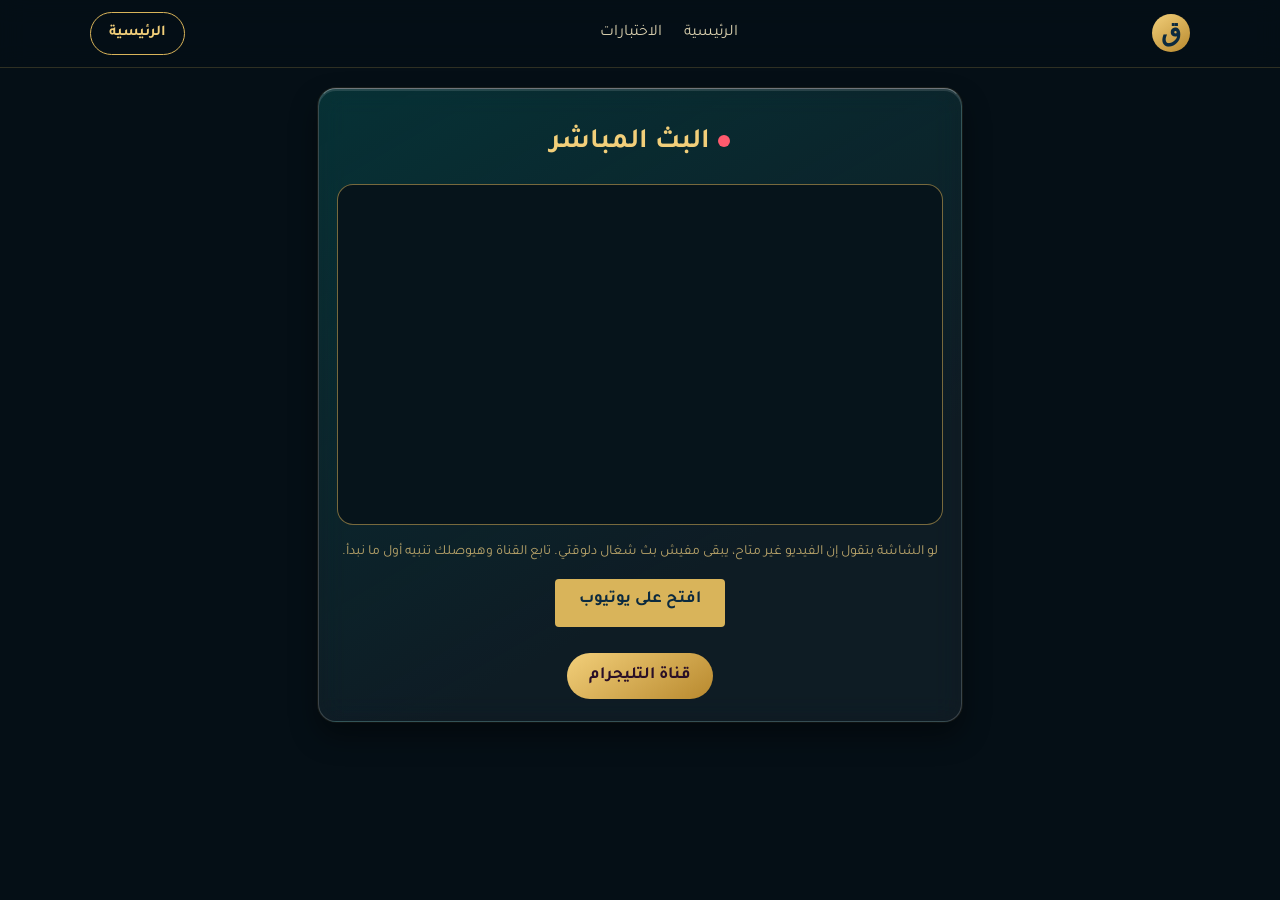
<file: live/index.html>
<!doctype html><html lang="ar" dir="rtl"><head><meta charset="utf-8"><meta name="viewport" content="width=device-width,initial-scale=1"><title>البث المباشر | ذو القافية</title><meta name="theme-color" content="#050f16"><link rel="manifest" href="/manifest.webmanifest"><link rel="stylesheet" href="/style.css?v=12"><link rel="stylesheet" href="/quiz/quiz.css?v=2">
<style>.lvbox{position:relative;aspect-ratio:16/9;border-radius:16px;overflow:hidden;border:1px solid #d9b45a88;background:#06141b;margin:14px 0}.lvbox iframe{position:absolute;inset:0;width:100%;height:100%;border:0}.lvsoon{text-align:center;padding:34px 14px}.lvdot{display:inline-block;width:12px;height:12px;border-radius:50%;background:#ff5a6e;margin-left:8px;box-shadow:0 0 0 0 #ff5a6e99;animation:lp 1.6s infinite}@keyframes lp{70%{box-shadow:0 0 0 12px #ff5a6e00}}.lvsoon h2{color:#f2cf7a;margin:10px 0 6px}.lvsoon p{color:#b9a46a;margin:0 0 16px;line-height:1.9}.lvnote{color:#b9a46a;font-size:14px;line-height:1.9;text-align:center;margin:0 0 14px}</style></head><body class="qbody">
<nav class="top"><a class="logo" href="/">ق</a><div class="links"><a href="/">الرئيسية</a><a href="/quizzes/">الاختبارات</a></div><a class="navbtn" href="/">الرئيسية</a></nav>
<main class="qwrap"><div class="qcard" style="text-align:center"><h1 style="color:#f2cf7a;margin:6px 0 4px;font-size:28px"><span class="lvdot"></span>البث المباشر</h1><div id="lv"></div>
<div class="qbtns" style="margin-top:12px"><a class="g" href="https://t.me/zualqafya" target="_blank" rel="noopener">قناة التليجرام</a></div></div></main>
<script src="/live/config.js"></script>
<script>(function(){var id=(window.LIVE_CHANNEL_ID||'').trim(),el=document.getElementById('lv');
if(/^UC[\w-]{20,}$/.test(id)){el.innerHTML='<div class="lvbox"><iframe src="https://www.youtube.com/embed/live_stream?channel='+id+'&autoplay=0&rel=0" allow="accelerometer; autoplay; encrypted-media; picture-in-picture; fullscreen" allowfullscreen title="البث المباشر"></iframe></div><p class="lvnote">لو الشاشة بتقول إن الفيديو غير متاح، يبقى مفيش بث شغال دلوقتي. تابع القناة وهيوصلك تنبيه أول ما نبدأ.</p><a class="btn gold" href="https://www.youtube.com/channel/'+id+'/live" target="_blank" rel="noopener" style="display:inline-block">افتح على يوتيوب</a>'}
else{el.innerHTML='<div class="lvsoon"><p style="font-size:44px;margin:0">📡</p><h2>مفيش بث شغال دلوقتي</h2><p>أول ما نبدأ حصة مباشرة هتظهر هنا جوه التطبيق. تابع قناة التليجرام وهيوصلك تنبيه بالموعد.</p></div>'}})();</script></body></html>
</file>
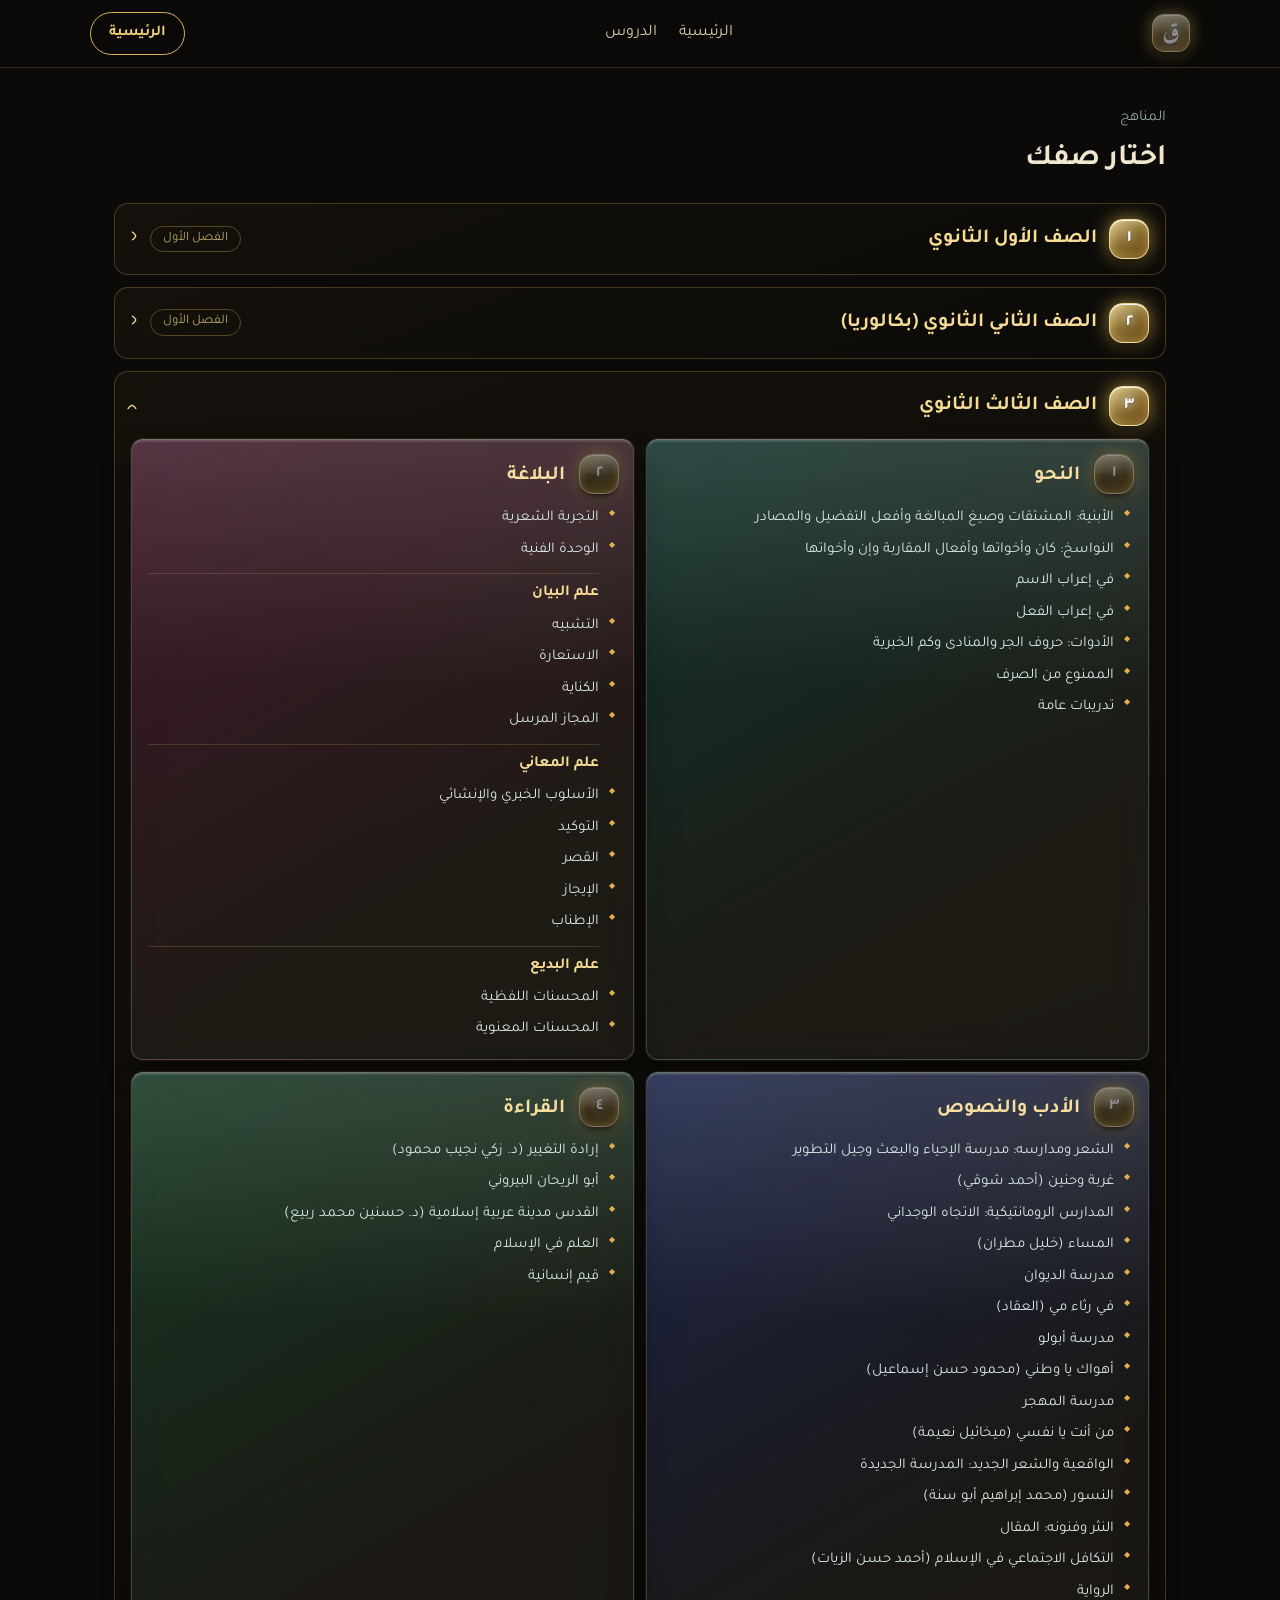
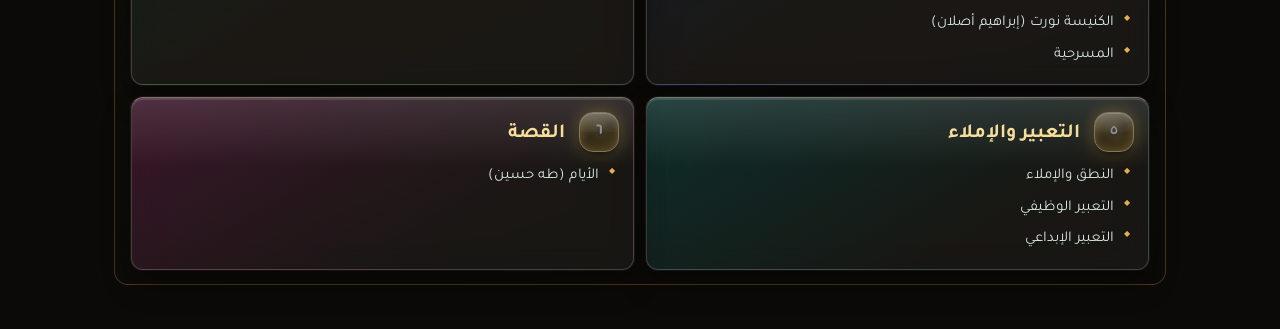
<file: manahej/index.html>
<!doctype html><html lang="ar" dir="rtl"><head><meta charset="utf-8"><meta name="viewport" content="width=device-width,initial-scale=1"><title>المناهج | ذو القافية</title><meta name="theme-color" content="#0b0a08"><link rel="manifest" href="/manifest.webmanifest"><link rel="stylesheet" href="/style.css?v=12"><link rel="stylesheet" href="/home3.css?v=12"></head><body>
<nav class="top"><a class="logo" href="/">ق</a><div class="links"><a href="/">الرئيسية</a><a href="/#lessons">الدروس</a></div><a class="navbtn" href="/">الرئيسية</a></nav>
<main class="wrap mn"><section class="blk"><p class="lab">المناهج</p><h1 class="mh">اختار صفك</h1>
<div class="grades">
<details class="gr"><summary><span class="gn">١</span><strong>الصف الأول الثانوي</strong><em>الفصل الأول</em></summary>
<div class="cur">
<div class="card t0"><span class="num">١</span><strong>النحو</strong><ul class="cl"><li>الأفعال الناقصة والتامة: كان وأخواتها</li><li>أفعال المقاربة والرجاء والشروع</li><li>إعمال اسم الفاعل</li><li>إعمال صيغ المبالغة</li><li>إعمال اسم المفعول</li></ul></div>
<div class="card t1"><span class="num">٢</span><strong>البلاغة</strong><ul class="cl"><li><a class="ql" href="/q/?l=g1-bal-haqiqa-majaz">الحقيقة والمجاز</a></li><li><a class="ql" href="/q/?l=g1-bal-tashbih-mufrad">التشبيه المفرد</a></li><li><a class="ql" href="/q/?l=g1-bal-tashbih">التشبيه: المفرد والمركب</a></li><li><a class="ql" href="/q/?l=g1-bal-istiara">الاستعارة المكنية والتصريحية</a></li></ul></div>
<div class="card t2"><span class="num">٣</span><strong>الأدب والنصوص</strong><ul class="cl"><li class="gh">الأدب</li><li>الشعر في العصر الجاهلي</li><li>النثر في العصر الجاهلي</li><li>عصر صدر الإسلام</li><li>لمحة أدبية</li><li>الشعر في العصر الأموي</li><li>النثر في العصر الأموي</li><li class="gh">النصوص</li><li>شباب تسامى للعلا وكهول (السموأل)</li><li>قيم الحياة الزوجية (أمامة بنت الحارث)</li><li>العفو مأمول (كعب بن زهير)</li><li>من أجل حياة كريمة (نص قرآني)</li><li>ابدأ بنفسك (أبو الأسود الدؤلي)</li><li>آداب صناعة الكتاب (عبد الحميد بن يحيى الكاتب)</li></ul></div>
<div class="card t3"><span class="num">٤</span><strong>القراءة</strong><ul class="cl"><li>مكارم الأخلاق وحاتم الطائي</li><li>قيم اجتماعية (د. شوقي ضيف)</li><li>تكنولوجيا المعلومات (د. نبيل علي)</li></ul></div>
<div class="card t0"><span class="num">٥</span><strong>التعبير والإملاء</strong><ul class="cl"><li>التعبير الوظيفي (الإعلان)</li><li>التعبير الإبداعي</li></ul></div>
<div class="card t1"><span class="num">٦</span><strong>القصة</strong><ul class="cl"><li>أبو الفوارس عنترة</li></ul></div>
</div>
</details>
<details class="gr"><summary><span class="gn">٢</span><strong>الصف الثاني الثانوي (بكالوريا)</strong><em>الفصل الأول</em></summary>
<div class="cur">
<div class="card t0"><span class="num">١</span><strong>النحو</strong><ul class="cl"><li>الأسماء الخمسة</li><li>الممنوع من الصرف وعلل منعه</li><li>النعت والبدل والفرق بينهما</li><li>العطف</li></ul></div>
<div class="card t1"><span class="num">٢</span><strong>الأدب والنصوص</strong><ul class="cl"><li class="gh">النص النثري</li><li>الخلق جوهر الفضيلة</li><li>بين الذوق والعقل</li><li>الحرية الفكرية</li><li class="gh">النص الشعري</li><li>العلم نور</li><li>أثر الكلمة وحفظ اللسان</li><li>يا أخي الإنسان</li></ul></div>
<div class="card t2"><span class="num">٣</span><strong>القراءة</strong><ul class="cl"><li>العلم بين القانون والضمير</li><li>التقنية وصناعة الرأي العام</li><li>حقوق الإنسان بين العالمية والخصوصية</li></ul></div>
<div class="card t1"><span class="num">٤</span><strong>القصة</strong><ul class="cl"><li class="gh">من روائع الأدب العربي</li><li>حكايات الغريب (جمال الغيطاني)</li><li>عودة الروح (توفيق الحكيم)</li><li>كفاح طيبة (نجيب محفوظ)</li><li>الأرض (عبد الرحمن الشرقاوي)</li><li>شمس وليل (محمود تيمور)</li><li>العبرات (مصطفى لطفي المنفلوطي)</li><li>وا إسلاماه (علي أحمد باكثير)</li><li>عبقرية عمر (عباس محمود العقاد)</li><li>رجل تحت الصفر (مصطفى محمود)</li><li>صح النوم (يحيى حقي)</li></ul></div>
</div>
</details>
<details class="gr" open><summary><span class="gn">٣</span><strong>الصف الثالث الثانوي</strong></summary>
<div class="cur">
<div class="card t0"><span class="num">١</span><strong>النحو</strong><ul class="cl"><li>الأبنية: المشتقات وصيغ المبالغة وأفعل التفضيل والمصادر</li><li>النواسخ: كان وأخواتها وأفعال المقاربة وإن وأخواتها</li><li>في إعراب الاسم</li><li>في إعراب الفعل</li><li>الأدوات: حروف الجر والمنادى وكم الخبرية</li><li>الممنوع من الصرف</li><li>تدريبات عامة</li></ul></div>
<div class="card t1"><span class="num">٢</span><strong>البلاغة</strong><ul class="cl"><li>التجربة الشعرية</li><li>الوحدة الفنية</li><li class="gh">علم البيان</li><li>التشبيه</li><li>الاستعارة</li><li>الكناية</li><li>المجاز المرسل</li><li class="gh">علم المعاني</li><li>الأسلوب الخبري والإنشائي</li><li>التوكيد</li><li>القصر</li><li>الإيجاز</li><li>الإطناب</li><li class="gh">علم البديع</li><li>المحسنات اللفظية</li><li>المحسنات المعنوية</li></ul></div>
<div class="card t2"><span class="num">٣</span><strong>الأدب والنصوص</strong><ul class="cl"><li>الشعر ومدارسه: مدرسة الإحياء والبعث وجيل التطوير</li><li>غربة وحنين (أحمد شوقي)</li><li>المدارس الرومانتيكية: الاتجاه الوجداني</li><li>المساء (خليل مطران)</li><li>مدرسة الديوان</li><li>في رثاء مي (العقاد)</li><li>مدرسة أبولو</li><li>أهواك يا وطني (محمود حسن إسماعيل)</li><li>مدرسة المهجر</li><li>من أنت يا نفسي (ميخائيل نعيمة)</li><li>الواقعية والشعر الجديد: المدرسة الجديدة</li><li>النسور (محمد إبراهيم أبو سنة)</li><li>النثر وفنونه: المقال</li><li>التكافل الاجتماعي في الإسلام (أحمد حسن الزيات)</li><li>الرواية</li><li>الكنيسة نورت (إبراهيم أصلان)</li><li>المسرحية</li></ul></div>
<div class="card t3"><span class="num">٤</span><strong>القراءة</strong><ul class="cl"><li>إرادة التغيير (د. زكي نجيب محمود)</li><li>أبو الريحان البيروني</li><li>القدس مدينة عربية إسلامية (د. حسنين محمد ربيع)</li><li>العلم في الإسلام</li><li>قيم إنسانية</li></ul></div>
<div class="card t0"><span class="num">٥</span><strong>التعبير والإملاء</strong><ul class="cl"><li>النطق والإملاء</li><li>التعبير الوظيفي</li><li>التعبير الإبداعي</li></ul></div>
<div class="card t1"><span class="num">٦</span><strong>القصة</strong><ul class="cl"><li>الأيام (طه حسين)</li></ul></div>
</div>
</details>
</div></section></main></body></html>
</file>
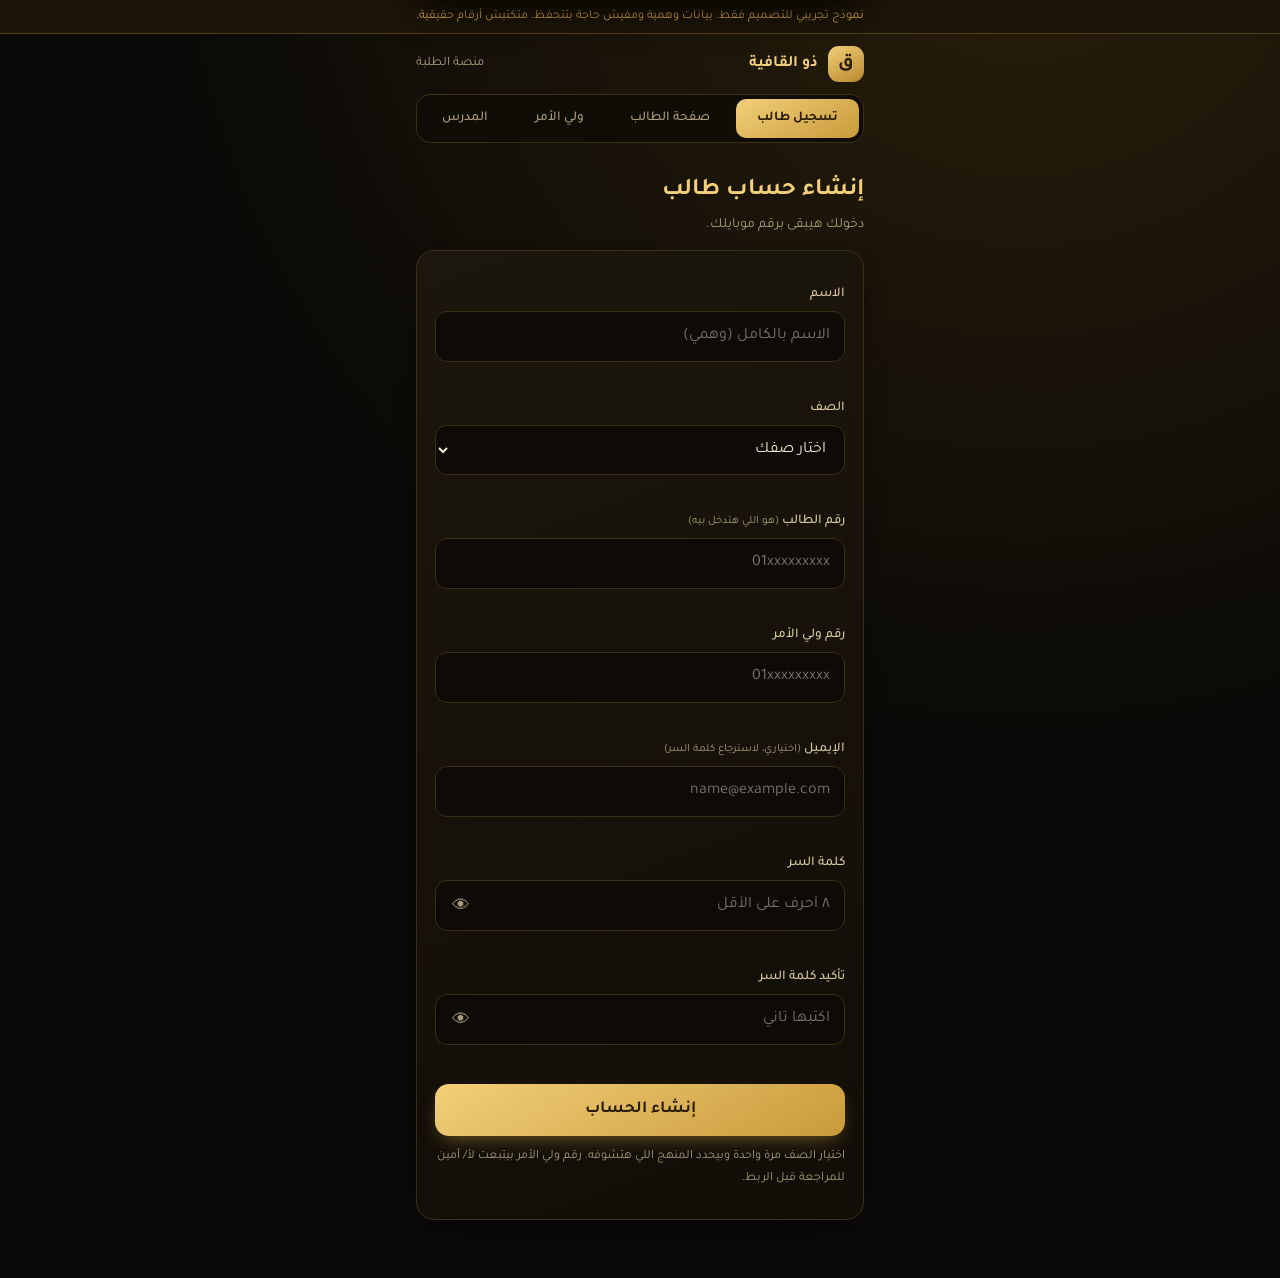
<file: mock/index.html>
<!doctype html><html lang="ar" dir="rtl"><head><meta charset="utf-8"><meta name="viewport" content="width=device-width,initial-scale=1"><meta name="robots" content="noindex,nofollow"><meta name="theme-color" content="#0b0a08"><title>نموذج تجريبي: حسابات الطلبة</title>
<style>
@font-face{font-family:Tajawal;font-weight:400;src:url(/fonts/Tajawal-Regular.ttf) format("truetype");font-display:swap}
@font-face{font-family:Tajawal;font-weight:500;src:url(/fonts/Tajawal-Medium.ttf) format("truetype");font-display:swap}
@font-face{font-family:Tajawal;font-weight:700;src:url(/fonts/Tajawal-Bold.ttf) format("truetype");font-display:swap}
:root{--g:#e3b04b;--g2:#f2cf7a;--bg:#0b0a08;--card:#15120c;--line:#3a2f17;--tx:#f6ecd2;--mu:#a99c78;--er:#ff7f8f;--ok:#2fbf8f}
*{box-sizing:border-box;-webkit-tap-highlight-color:transparent}
body{margin:0;background:radial-gradient(circle at 80% -10%,#2a1f0a,transparent 50%),var(--bg);color:var(--tx);font:400 16px/1.7 Tajawal,"Segoe UI",Tahoma,sans-serif;min-height:100vh;padding-bottom:40px}
.demo{background:#1d1507;border-bottom:1px solid #e3b04b44;color:var(--g);font-size:12.5px;text-align:center;padding:6px 10px}
header{display:flex;align-items:center;justify-content:space-between;padding:12px 16px;max-width:480px;margin:0 auto}
.logo{display:flex;align-items:center;gap:10px;font-weight:700;color:var(--g2)}.logo i{font-style:normal;width:36px;height:36px;border-radius:11px;display:grid;place-items:center;background:linear-gradient(150deg,#f2cf7a,#b8892e);color:#2a1c04;font-size:20px}
.seg{display:flex;gap:4px;padding:4px;margin:0 16px 10px;max-width:448px;margin-inline:auto;background:#100d07;border:1px solid var(--line);border-radius:14px;overflow-x:auto;scrollbar-width:none}
.seg button{flex:1 0 auto;font:inherit;font-size:13.5px;font-weight:500;padding:8px 12px;border:0;border-radius:10px;background:transparent;color:var(--mu);position:relative;white-space:nowrap}
.seg button.on{background:linear-gradient(150deg,#f2cf7a,#c99a3a);color:#2a1c04;font-weight:700}
.dot{position:absolute;top:2px;left:4px;min-width:18px;height:18px;border-radius:9px;background:#e0455a;color:#fff;font-size:11px;line-height:18px;text-align:center;display:none}
.scr{display:none;max-width:480px;margin:0 auto;padding:6px 16px;animation:in .3s}.scr.on{display:block}@keyframes in{from{opacity:0;transform:translateY(8px)}}
h1{font-size:24px;margin:12px 0 2px;color:var(--g2)}.sub{color:var(--mu);font-size:14px;margin:0 0 12px}
.card{background:linear-gradient(160deg,#1c170c,#110e08);border:1px solid var(--line);border-radius:18px;padding:18px;margin:12px 0;box-shadow:0 12px 30px -14px #000}
.f{margin-top:14px}.f label{display:block;font-size:13.5px;font-weight:500;color:#d6c8a0;margin-bottom:5px}.f label small{color:var(--mu);font-weight:400}
.in{position:relative}.in input,.in select{width:100%;font:inherit;color:var(--tx);background:#0e0b06;border:1.5px solid var(--line);border-radius:12px;padding:11px 14px;min-height:50px;outline:0;transition:border .2s,box-shadow .2s}
.in input:focus,.in select:focus{border-color:var(--g);box-shadow:0 0 0 3px #e3b04b2a}
.in input.bad{border-color:var(--er)}.in input.good{border-color:#2f8f6f}
.num{direction:ltr;text-align:right}
.eye{position:absolute;left:8px;top:7px;width:36px;height:36px;border:0;background:transparent;color:var(--mu);font-size:18px}
.err{color:var(--er);font-size:12.5px;min-height:18px;margin-top:3px}
.btn{display:block;width:100%;margin-top:18px;font:inherit;font-weight:700;font-size:17px;min-height:52px;border:0;border-radius:14px;background:linear-gradient(150deg,#f2cf7a,#c99a3a);color:#2a1c04;box-shadow:0 8px 20px -8px #e3b04b88;transition:transform .15s,filter .15s}.btn:active{transform:scale(.98)}
.btn.o{background:transparent;border:1.5px solid var(--g);color:var(--g2);box-shadow:none}
.pill{display:inline-block;font-size:12px;font-weight:700;padding:1px 10px;border-radius:99px;border:1px solid}
.p-w{color:#ffcf6b;border-color:#8a6a1c;background:#3a2a08}.p-o{color:#7be3bd;border-color:#1f6a50;background:#0f2e22}.p-n{color:#ff9aa8;border-color:#7a2a38;background:#2e0f16}
.row{display:flex;align-items:center;justify-content:space-between;gap:10px;padding:11px 0;border-bottom:1px solid #2a2311}.row:last-child{border:0}
.row b{font-weight:500}.mu{color:var(--mu);font-size:13px}
.bar{height:7px;background:#241d0d;border-radius:9px;overflow:hidden;margin-top:6px}.bar i{display:block;height:100%;background:linear-gradient(90deg,#b8892e,#f2cf7a)}
.mini{font:inherit;font-size:13px;font-weight:700;padding:5px 14px;border-radius:99px;border:1px solid;background:transparent}.mini.y{color:#7be3bd;border-color:#1f6a50}.mini.n{color:#ff9aa8;border-color:#7a2a38}
.toast{position:fixed;top:12px;left:50%;transform:translate(-50%,-140%);width:min(440px,94vw);background:#1a140a;border:1px solid var(--g);border-radius:14px;padding:12px 14px;box-shadow:0 14px 40px #000;z-index:20;transition:transform .45s cubic-bezier(.2,.9,.3,1.2)}.toast.on{transform:translate(-50%,0)}
.toast b{color:var(--g2)}.toast small{display:block;color:var(--mu)}
.ok-ic{width:64px;height:64px;border-radius:20px;margin:6px auto;display:grid;place-items:center;font-size:34px;background:linear-gradient(150deg,#7be3bd,#1f8f6a);color:#06251a}
.tc{text-align:center}.hint{font-size:12.5px;color:var(--mu);margin-top:10px}
.who{display:flex;align-items:center;gap:12px}.av{width:46px;height:46px;border-radius:14px;display:grid;place-items:center;font-weight:700;background:linear-gradient(150deg,#f2cf7a,#b8892e);color:#2a1c04;font-size:20px}
.stat{display:grid;grid-template-columns:1fr 1fr;gap:10px}.stat div{background:#0e0b06;border:1px solid var(--line);border-radius:14px;padding:12px;text-align:center}.stat b{display:block;font-size:22px;color:var(--g2)}
</style></head><body>
<div class="demo">نموذج تجريبي للتصميم فقط. بيانات وهمية ومفيش حاجة بتتحفظ. متكتبش أرقام حقيقية.</div>
<header><div class="logo"><i>ق</i>ذو القافية</div><span class="mu">منصة الطلبة</span></header>
<div class="seg" id="seg"></div>
<div class="toast" id="toast"><b>🔔 طلب ربط جديد</b><small id="tmsg"></small></div>

<section class="scr" id="s1"><h1>إنشاء حساب طالب</h1><p class="sub">دخولك هيبقى برقم موبايلك.</p>
<form class="card" id="f" novalidate>
<div class="f"><label>الاسم</label><div class="in"><input id="nm" autocomplete="off" placeholder="الاسم بالكامل (وهمي)"></div><div class="err" id="e_nm"></div></div>
<div class="f"><label>الصف</label><div class="in"><select id="gr"><option value="">اختار صفك</option><option>أولى ثانوي</option><option>تانية ثانوي</option><option>تالتة ثانوي</option></select></div><div class="err" id="e_gr"></div></div>
<div class="f"><label>رقم الطالب <small>(هو اللي هتدخل بيه)</small></label><div class="in"><input class="num" id="sp" inputmode="numeric" maxlength="11" placeholder="01xxxxxxxxx"></div><div class="err" id="e_sp"></div></div>
<div class="f"><label>رقم ولي الأمر</label><div class="in"><input class="num" id="pp" inputmode="numeric" maxlength="11" placeholder="01xxxxxxxxx"></div><div class="err" id="e_pp"></div></div>
<div class="f"><label>الإيميل <small>(اختياري، لاسترجاع كلمة السر)</small></label><div class="in"><input class="num" id="em" type="email" placeholder="name@example.com"></div><div class="err" id="e_em"></div></div>
<div class="f"><label>كلمة السر</label><div class="in"><input class="num" id="pw" type="password" placeholder="٨ أحرف على الأقل"><button type="button" class="eye" data-t="pw">👁</button></div><div class="err" id="e_pw"></div></div>
<div class="f"><label>تأكيد كلمة السر</label><div class="in"><input class="num" id="pc" type="password" placeholder="اكتبها تاني"><button type="button" class="eye" data-t="pc">👁</button></div><div class="err" id="e_pc"></div></div>
<button class="btn" type="submit">إنشاء الحساب</button>
<p class="hint">اختيار الصف مرة واحدة وبيحدد المنهج اللي هتشوفه. رقم ولي الأمر بيتبعت لأ/ أمين للمراجعة قبل الربط.</p></form></section>

<section class="scr" id="s2"><div class="card tc"><div class="ok-ic">✓</div><h1 style="margin-top:4px">تم إنشاء الحساب</h1><p class="sub">دخولك برقم: <span class="num" id="ok_ph" style="display:inline-block"></span></p>
<span class="pill p-w">طلب ربط ولي الأمر قيد المراجعة</span><p class="hint">الرقم لوحده مش بيدّي ولي الأمر أي صلاحية. أ/ أمين بيتأكد بنفسه الأول وبعدها بتوصلك الموافقة.</p>
<button class="btn" onclick="show(3)">دخول لصفحتي</button></div></section>

<section class="scr" id="s3"><div class="who card"><div class="av" id="av">م</div><div><b id="hi" style="font-size:18px"></b><div class="mu" id="hg"></div></div></div>
<div class="card"><b>منهج صفك</b><div class="row"><span>بلاغة: الحقيقة والمجاز</span><span class="pill p-w">تجريبي</span></div><div class="row"><span>بلاغة: التشبيه</span><span class="pill p-w">تجريبي</span></div><div class="row"><span>بلاغة: الاستعارة</span><span class="pill p-w">تجريبي</span></div></div>
<div class="card"><b>نتايجي (وهمية)</b><div class="row"><span>الحقيقة والمجاز</span><b>٦٢ / ٧٥</b></div><div class="bar"><i style="width:83%"></i></div><div class="row"><span>التشبيه</span><b>٥٤ / ٧٥</b></div><div class="bar"><i style="width:72%"></i></div></div>
<div class="card"><div class="row"><span>ولي الأمر</span><span class="pill p-w" id="ls">قيد المراجعة</span></div></div></section>

<section class="scr" id="s4"><h1>شاشة ولي الأمر</h1><p class="sub">بيشوف ابنه المربوط بس.</p>
<div class="card"><div class="who"><div class="av">م</div><div><b>محمد (وهمي)</b><div class="mu">أولى ثانوي</div></div></div></div>
<div class="stat"><div><b>٦٢ / ٧٥</b><span class="mu">الحقيقة والمجاز</span></div><div><b>٥٤ / ٧٥</b><span class="mu">التشبيه</span></div><div><b>٧ من ٨</b><span class="mu">حضور الشهر</span></div><div><b style="color:var(--er)">الأحد</b><span class="mu">آخر غياب</span></div></div></section>

<section class="scr" id="s5"><h1>شاشة المدرس</h1><p class="sub">أ/ أمين محمود قَنْعَر</p>
<div class="card"><b>طلبات ربط ولي الأمر</b><div id="reqs"><div class="row" id="rq0"><div><b>سارة (وهمية)</b><div class="mu num" style="direction:ltr;text-align:right">ولي أمر: 010 0000 0002</div></div><span><button class="mini y" onclick="dec('rq0',1)">موافقة</button> <button class="mini n" onclick="dec('rq0',0)">رفض</button></span></div></div></div>
<div class="card"><b>تسجيل الحضور</b><div class="row"><b>محمد (وهمي)</b><span id="at1"><button class="mini y" onclick="at('at1',1)">حاضر</button> <button class="mini n" onclick="at('at1',0)">غائب</button></span></div><div class="row"><b>سارة (وهمية)</b><span id="at2"><button class="mini y" onclick="at('at2',1)">حاضر</button> <button class="mini n" onclick="at('at2',0)">غائب</button></span></div></div>
<div class="card"><b>إعادة تعيين كلمة سر طالب</b><button class="btn o" onclick="this.textContent='تم (شكل تجريبي)'">إعادة التعيين</button></div></section>
<script>
var $=function(i){return document.getElementById(i)},cur=1,pend=0,names=['تسجيل طالب','صفحة الطالب','ولي الأمر','المدرس'],map=[1,3,4,5];
var seg=$('seg');map.forEach(function(n,i){var b=document.createElement('button');b.textContent=names[i];b.dataset.n=n;b.onclick=function(){show(n)};if(n==5){var d=document.createElement('span');d.className='dot';d.id='dot';b.appendChild(d)}seg.appendChild(b)});
function show(n){document.querySelectorAll('.scr').forEach(function(e,i){e.classList.toggle('on',i==n-1)});document.querySelectorAll('#seg button').forEach(function(b){b.classList.toggle('on',b.dataset.n==n||(n==2&&b.dataset.n==1))});scrollTo(0,0)}
document.querySelectorAll('.eye').forEach(function(b){b.onclick=function(){var i=$(b.dataset.t);i.type=i.type=='password'?'text':'password'}});
var ph=/^01[0125][0-9]{8}$/,ar='٠١٢٣٤٥٦٧٨٩';function norm(s){return s.replace(/[٠-٩]/g,function(c){return ar.indexOf(c)}).replace(/\s|-/g,'')}
function set(id,m){$('e_'+id).textContent=m||'';var i=$(id);i.classList.toggle('bad',!!m);i.classList.toggle('good',!m&&!!i.value)}
function chk(){var ok=true,v=function(id,m){set(id,m);if(m)ok=false};
var nm=$('nm').value.trim();v('nm',nm.length<3?'اكتب اسمك بالكامل':'');
v('gr',$('gr').value?'':'اختار الصف');$('e_gr').textContent=$('gr').value?'':'اختار الصف';
var s=norm($('sp').value),p=norm($('pp').value);
v('sp',!ph.test(s)?'رقم موبايل مصري صحيح (11 رقم يبدأ بـ 01)':'');
v('pp',!ph.test(p)?'رقم موبايل مصري صحيح (11 رقم يبدأ بـ 01)':(s&&s==p?'رقم ولي الأمر لازم يكون مختلف عن رقم الطالب':''));
var e=$('em').value.trim();v('em',e&&!/^\S+@\S+\.\S+$/.test(e)?'الإيميل مش مظبوط':'');
v('pw',$('pw').value.length<8?'٨ أحرف على الأقل':'');
v('pc',$('pc').value!=$('pw').value||!$('pc').value?'كلمتا السر مش متطابقتين':'');return ok}
['nm','gr','sp','pp','em','pw','pc'].forEach(function(i){$(i).addEventListener('input',function(){if($('e_'+i).textContent)chk()})});
$('f').onsubmit=function(ev){ev.preventDefault();if(!chk()){var b=document.querySelector('.bad');if(b)b.scrollIntoView({block:'center'});return}
var nm=$('nm').value.trim(),s=norm($('sp').value);$('ok_ph').textContent=s;$('hi').textContent=nm;$('av').textContent=nm.charAt(0);$('hg').textContent=$('gr').value;
var r=document.createElement('div');r.className='row';r.id='rqn';r.innerHTML='<div><b></b><div class="mu" style="direction:ltr;text-align:right">ولي أمر: <span></span> <span class="pill p-w">جديد</span></div></div><span><button class="mini y" onclick="dec(\'rqn\',1)">موافقة</button> <button class="mini n" onclick="dec(\'rqn\',0)">رفض</button></span>';
r.querySelector('b').textContent=nm;r.querySelectorAll('span')[0].textContent=norm($('pp').value).replace(/(\d{3})(\d{4})(\d{4})/,'$1 $2 $3');$('reqs').insertBefore(r,$('reqs').firstChild);
pend++;var d=$('dot');d.style.display='block';d.textContent=pend;
$('tmsg').textContent=nm+' بعتلك طلب ربط ولي أمر. راجعه ووافق.';$('toast').classList.add('on');setTimeout(function(){$('toast').classList.remove('on')},4200);show(2)};
function dec(id,y){var r=$(id);r.lastElementChild.innerHTML='<span class="pill '+(y?'p-o':'p-n')+'">'+(y?'تمت الموافقة':'مرفوض')+'</span>';if(id=='rqn'){$('ls').className='pill '+(y?'p-o':'p-n');$('ls').textContent=y?'تم الربط':'مرفوض'}if(pend>0){pend--;$('dot').textContent=pend;if(!pend)$('dot').style.display='none'}}
function at(id,y){$(id).innerHTML='<span class="pill '+(y?'p-o':'p-n')+'">'+(y?'حاضر':'غائب')+'</span>'}
show(1);
</script></body></html>
</file>
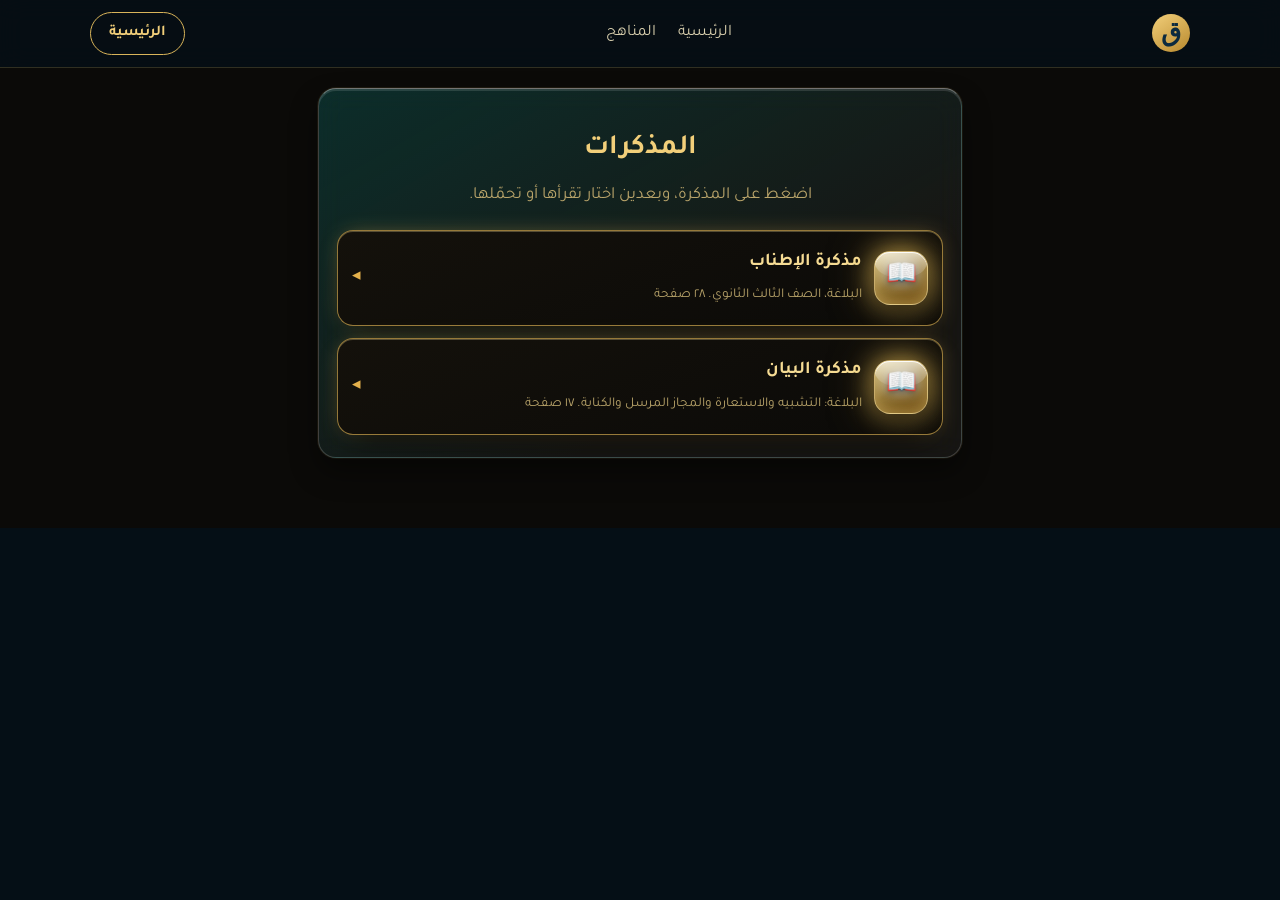
<file: notes/index.html>
<!doctype html><html lang="ar" dir="rtl"><head><meta charset="utf-8"><meta name="viewport" content="width=device-width,initial-scale=1"><title>المذكرات | ذو القافية</title><meta name="theme-color" content="#0b0a08"><link rel="manifest" href="/manifest.webmanifest"><link rel="stylesheet" href="/style.css?v=12"><link rel="stylesheet" href="/quiz/quiz.css?v=2"><link rel="stylesheet" href="/notes/n.css?v=3"></head><body class="qbody qx" style="background:#0b0a08">
<nav class="top"><a class="logo" href="/">ق</a><div class="links"><a href="/">الرئيسية</a><a href="/manahej/">المناهج</a></div><a class="navbtn" href="/">الرئيسية</a></nav>
<main class="qwrap"><div class="qcard" style="text-align:center"><h1 style="color:#f2cf7a;margin:12px 0 4px;font-size:28px">المذكرات</h1><p style="color:#b9a46a;margin:0">اضغط على المذكرة، وبعدين اختار تقرأها أو تحمّلها.</p><div class="nlist" id="nl"></div></div></main>
<script src="/notes/memos.js?v=2"></script>
<script>
document.getElementById('nl').innerHTML=MEMOS.map(function(m){return '<div class="memo"><button type="button" aria-expanded="false"><span class="mi">📖</span><span class="mt"><b>'+m.title+'</b><span>'+(m.sub||'')+'</span></span><span class="mc">◂</span></button><div class="mact">'+(m.read||m.pdf?'<a href="'+(m.read||m.pdf)+'"'+(m.read?'':' target="_blank" rel="noopener"')+'><i>👁</i>قراءة</a>':'<a class="off"><i>👁</i>قراءة</a>')+(m.pdf?'<a href="'+m.pdf+'" download><i>⬇</i>تحميل</a>':'<a class="off"><i>⬇</i>تحميل</a>')+'</div></div>'}).join('');
document.querySelectorAll('.memo>button').forEach(function(b){b.onclick=function(){var p=b.parentNode,o=p.classList.toggle('open');b.setAttribute('aria-expanded',o)}});
</script></body></html>
</file>
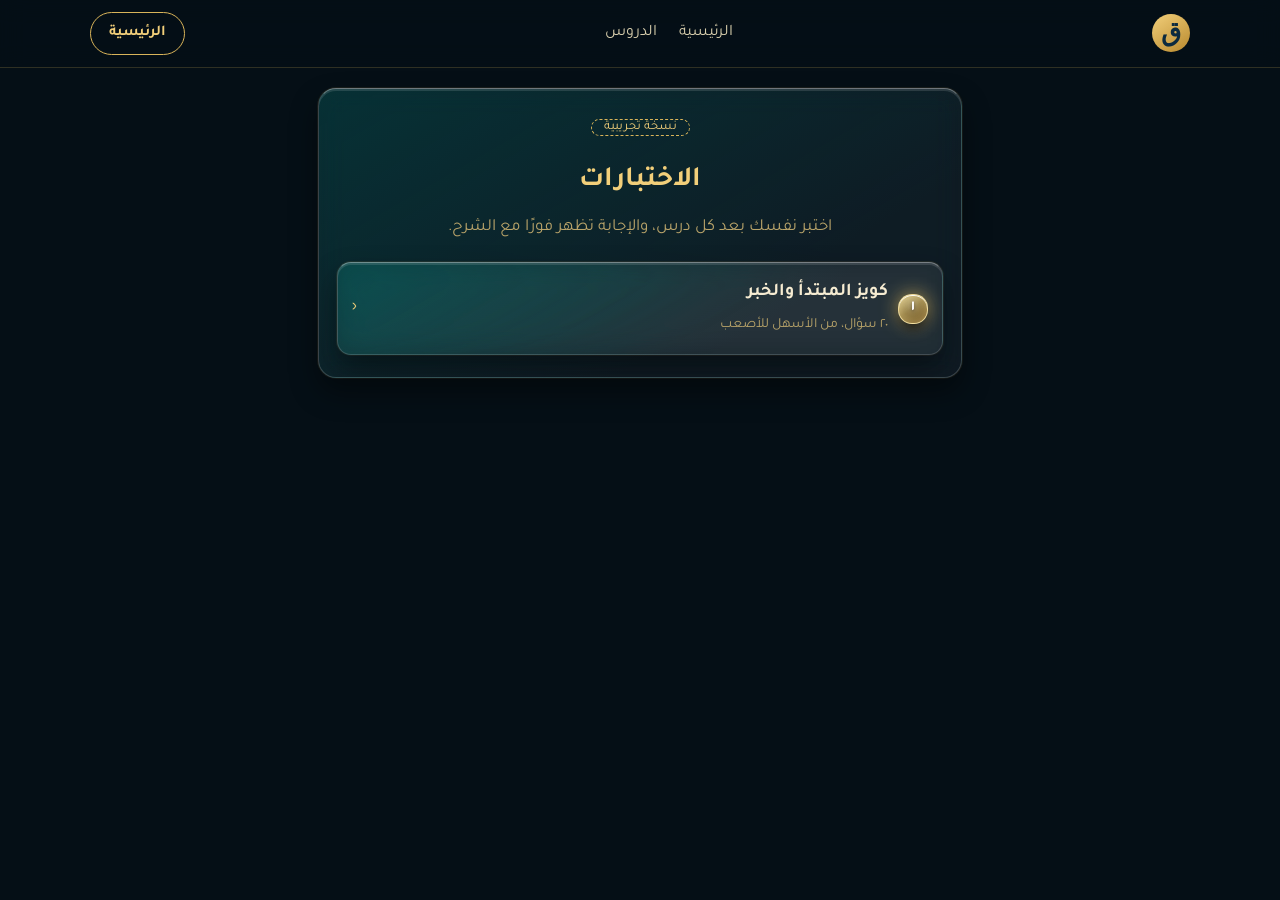
<file: quizzes/index.html>
<!doctype html><html lang="ar" dir="rtl"><head><meta charset="utf-8"><meta name="viewport" content="width=device-width,initial-scale=1"><title>الاختبارات | ذو القافية</title><meta name="theme-color" content="#050f16"><link rel="manifest" href="/manifest.webmanifest"><link rel="stylesheet" href="/style.css?v=12"><link rel="stylesheet" href="/quiz/quiz.css?v=2"></head><body class="qbody">
<nav class="top"><a class="logo" href="/">ق</a><div class="links"><a href="/">الرئيسية</a><a href="/#lessons">الدروس</a></div><a class="navbtn" href="/">الرئيسية</a></nav>
<main class="qwrap"><div class="qcard" style="text-align:center"><span class="qbeta">نسخة تجريبية</span><h1 style="color:#f2cf7a;margin:12px 0 4px;font-size:28px">الاختبارات</h1><p style="color:#b9a46a;margin:0 0 18px">اختبر نفسك بعد كل درس، والإجابة تظهر فورًا مع الشرح.</p>
<div class="qopts">
<a class="qopt" href="/quiz/" style="text-decoration:none"><b>١</b><span style="flex:1"><span style="display:block;font-weight:700;font-size:18px">كويز المبتدأ والخبر</span><span style="color:#b9a46a;font-size:14px">٢٠ سؤال، من الأسهل للأصعب</span></span><span style="color:#f2cf7a">‹</span></a>
</div></div></main></body></html>
</file>
<file: style.css>
@font-face{font-family:Tajawal;font-weight:400;src:url(/fonts/Tajawal-Regular.ttf) format("truetype");font-display:swap}
@font-face{font-family:Tajawal;font-weight:500;src:url(/fonts/Tajawal-Medium.ttf) format("truetype");font-display:swap}
@font-face{font-family:Tajawal;font-weight:700;src:url(/fonts/Tajawal-Bold.ttf) format("truetype");font-display:swap}
*{box-sizing:border-box}
html,body{margin:0;background:#050f16;color:#f1e6cf;font-family:Tajawal,"Segoe UI",Tahoma,sans-serif;font-size:17px;line-height:1.9}
a{color:inherit}
.wrap{max-width:900px;margin:0 auto;padding:0 20px 40px}
.hero{text-align:center;color:#f6ecd2;padding:44px 20px 40px;background:radial-gradient(circle at 20% 0%,#0f4a48 0%,transparent 55%),linear-gradient(160deg,#040d14 0%,#07222b 55%,#040c12 100%)}
.orn{color:#d9b45a;letter-spacing:.3em;font-size:18px}
.brand{margin:8px 0 0;line-height:0}.brand img{display:block;width:min(100%,520px);height:auto;margin:0 auto}
.name{font-family:Amiri,serif;font-size:34px;line-height:1.5;margin:0 0 14px;font-weight:700;color:#e9c46a;letter-spacing:.5px;text-shadow:0 2px 14px rgba(233,196,106,.35)}
.photo{width:220px;height:260px;margin:20px auto;border-radius:24px;overflow:hidden;border:3px solid #d9b45a;box-shadow:0 10px 30px rgba(0,0,0,.4)}
.photo img{width:100%;height:100%;object-fit:cover;object-position:50% 22%;display:block}
.verse{margin:0 auto 22px;max-width:560px;display:flex;flex-direction:column;gap:4px;font-size:21px;color:#f2cf7a}
.verse:before,.verse:after{content:"";display:block;width:72px;height:1px;margin:0 auto;background:linear-gradient(90deg,transparent,#d9b45a,transparent)}
.verse:before{margin-bottom:10px}.verse:after{margin-top:10px}
.verse cite{font-style:normal;font-size:14px;color:#b9a46a}
.bio{max-width:520px;margin:0 auto 24px;color:#d7e4e2}
.actions{display:flex;flex-wrap:wrap;gap:12px;justify-content:center}
.btn{display:inline-flex;flex-direction:column;align-items:center;justify-content:center;min-height:48px;min-width:170px;padding:8px 22px;border-radius:4px;font-weight:700;text-decoration:none;line-height:1.5}
.btn small{font-weight:400;font-size:12px;opacity:.85}
.gold{background:#d9b45a;color:#0b2a3f}.ghost{border:1px solid #d9b45a;color:#f2cf7a}
.btn:hover{filter:brightness(1.1)}
section.blk{padding:36px 0 4px}
.lab{margin:0;color:#8fa5a5;font-size:15px}
h2{margin:0 0 10px;font-size:28px;font-weight:700;color:#f1e6cf}
.grid{display:grid;gap:12px;grid-template-columns:1fr;margin-top:12px}
.card{display:grid;grid-template-columns:40px 1fr;column-gap:12px;padding:16px;border-radius:12px;border:1px solid;color:#f6ecd2}
.card .num{grid-row:span 2;width:40px;height:40px;border-radius:50%;background:#d9b45a;color:#0b2a3f;display:flex;align-items:center;justify-content:center;font-weight:700}
.card .d{color:#c9dcd9}
.t0{background:linear-gradient(160deg,#0a3a3c,#06222a);border-color:#1d6a68}
.t1{background:linear-gradient(160deg,#3a0f2c,#1c0716);border-color:#7a2a5c}
.t2{background:linear-gradient(160deg,#14204f,#0a1030);border-color:#3a4f9c}
.t3{background:linear-gradient(160deg,#0f3a22,#07200f);border-color:#2a7a48}
.note{padding:20px;border-radius:12px;background:linear-gradient(160deg,#240a1e,#0f0719);border:1px solid #d9b45a}
.badge{display:inline-block;padding:0 12px;border-radius:99px;background:#d9b45a;color:#2a0f27;font-weight:700;font-size:12px}
.note h3{margin:6px 0 8px;font-size:25px;color:#f2cf7a}
.note ul{padding-inline-start:22px;margin:8px 0}
.soon{margin-top:12px;padding:16px;border-radius:12px;background:#0a1a24;border:1px dashed #b9a46a;color:#c9dcd9}
.soon strong{display:block;color:#f2cf7a}
.road{list-style:none;margin:16px 0;padding:0;display:grid;gap:12px;grid-template-columns:1fr}
.road li.rd{display:flex;flex-direction:column;gap:4px;padding:16px;border-radius:12px;border:1px solid #d9b45a55;color:#f6ecd2}
.road .st{align-self:flex-start;padding:0 10px;border-radius:99px;background:#d9b45a;color:#1a0f05;font-size:12px;font-weight:700}
.app{padding:18px;border-radius:12px;background:linear-gradient(160deg,#1a0a2e,#0a0618);border:1px solid #5a3a9c}
.app strong{display:block;color:#f2cf7a;margin-bottom:10px}
.chips{list-style:none;margin:0;padding:0;display:flex;flex-wrap:wrap;gap:8px}
.chips li{padding:4px 14px;border-radius:99px;background:#d9b45a22;border:1px solid #d9b45a88;font-size:15px}
.faq{display:grid;gap:12px}
.q{padding:16px;border-radius:12px;border:1px solid;display:flex;flex-direction:column}.q strong{color:#f2cf7a}
footer{margin-top:40px;padding:24px 20px;text-align:center;color:#b9a46a;border-top:1px solid #17323d}
.pages{display:grid;gap:20px;max-width:760px;margin:0 auto}
.page{margin:0;scroll-margin-top:16px}.page img{display:block;width:100%;height:auto;border-radius:6px;border:1px solid #d9b45a55;background:#fff;box-shadow:0 8px 24px rgba(0,0,0,.45)}
.page figcaption{margin-top:6px;text-align:center;color:#8fa5a5;font-size:14px}
.jump{display:flex;flex-wrap:wrap;gap:6px;margin:12px 0 20px}
.jump a{min-width:38px;padding:4px 0;text-align:center;border-radius:8px;background:#08222b;border:1px solid #17434b;color:#f2cf7a;text-decoration:none}
.vh{font-size:30px;color:#f2cf7a;margin:4px 0 6px}
@media(min-width:768px){.grid,.faq{grid-template-columns:repeat(2,1fr)}.card{grid-template-columns:1fr}.card .num{grid-row:auto;margin-bottom:8px}.road{grid-template-columns:repeat(4,1fr)}.hero{padding:64px 36px 56px}.photo{width:260px;height:310px}.verse{font-size:25px}}
.road li.t0{background:linear-gradient(160deg,#0a3a3c,#06222a)}.road li.t1{background:linear-gradient(160deg,#3a0f2c,#1c0716)}.road li.t2{background:linear-gradient(160deg,#5a3a0a,#2a1a05);border-color:#d9b45a}.road li.t3{background:linear-gradient(160deg,#14204f,#0a1030)}
.q.t0,.q.t1,.q.t2,.q.t3{border-width:1px}

.name{margin:0 0 14px;line-height:0}.name img{max-width:86%;height:auto}

.apk{display:flex;justify-content:center;margin:26px 0 14px}.btn.big{min-width:min(86%,340px);min-height:60px;font-size:20px;border-radius:10px;box-shadow:0 6px 26px rgba(217,180,90,.35)}

/* ===== v4 luxe layout ===== */
html{scroll-behavior:smooth}
body{padding-bottom:72px}
.top{position:sticky;top:0;z-index:50;display:flex;align-items:center;justify-content:space-between;gap:14px;padding:10px 18px;background:rgba(5,15,22,.82);backdrop-filter:blur(12px);-webkit-backdrop-filter:blur(12px);border-bottom:1px solid #d9b45a33}
.top .logo{width:38px;height:38px;border-radius:50%;display:flex;align-items:center;justify-content:center;background:linear-gradient(145deg,#f2cf7a,#b8892e);color:#0b2a3f;font-family:Amiri,serif;font-size:26px;font-weight:700;text-decoration:none;line-height:1}
.top .links{display:none;gap:22px}
.top .links a{text-decoration:none;color:#d9cfae;font-size:16px}.top .links a:hover{color:#f2cf7a}
.navbtn{padding:6px 18px;border-radius:99px;border:1px solid #d9b45a;color:#f2cf7a;text-decoration:none;font-weight:700;font-size:15px}
.tabs{position:fixed;bottom:0;inset-inline:0;z-index:60;display:flex;justify-content:space-around;padding:6px 6px calc(6px + env(safe-area-inset-bottom));background:rgba(7,22,30,.94);backdrop-filter:blur(12px);-webkit-backdrop-filter:blur(12px);border-top:1px solid #d9b45a44}
.tabs a{display:flex;flex-direction:column;align-items:center;gap:0;flex:1;text-decoration:none;color:#c9bf9f;font-size:12px;line-height:1.5;padding:2px 0}
.tabs a i{font-style:normal;font-size:20px;color:#d9b45a;line-height:1.2}
.hero{padding:34px 20px 36px;position:relative}
.hero:after{content:"";position:absolute;inset-inline:0;bottom:0;height:1px;background:linear-gradient(90deg,transparent,#d9b45a,transparent)}
.hero-in{max-width:1000px;margin:0 auto}
.apkrow{padding-top:26px}
.apk{margin:0}
.wrap{padding-inline:20px}
.wide{background:linear-gradient(180deg,#07181f,#050f16);border-block:1px solid #d9b45a22;margin-top:30px;padding:10px 0 34px}
.sub{color:#9fb5b3;margin:0 0 6px}
.rail{display:flex;gap:12px;overflow-x:auto;scroll-snap-type:x mandatory;padding:6px 2px 14px;scrollbar-width:none}
.rail::-webkit-scrollbar{display:none}
.rail .card{flex:0 0 78%;scroll-snap-align:center;grid-template-columns:1fr;row-gap:6px;min-height:150px}
.rail .card .num{grid-row:auto}
.lessons{display:grid;gap:16px;margin:16px 0}
.lesson{display:flex;gap:16px;padding:20px;border-radius:16px;border:1px solid #d9b45a88;color:#f6ecd2;background:linear-gradient(160deg,#240a1e,#0f0719);box-shadow:0 14px 34px rgba(0,0,0,.35)}
.lno{flex:0 0 52px;height:52px;border-radius:50%;background:linear-gradient(145deg,#f2cf7a,#b8892e);color:#2a0f27;display:flex;align-items:center;justify-content:center;font-size:24px;font-weight:700}
.lbody{flex:1}.lbody h3{margin:6px 0 0;font-size:26px;color:#f2cf7a;line-height:1.5}
.lsub{margin:0;color:#b9a46a;font-size:15px}.lbody p{margin:4px 0}
.lact{display:flex;flex-wrap:wrap;gap:10px;margin-top:14px}
.lact .btn{min-width:0;min-height:44px;padding:6px 18px;border-radius:99px;flex-direction:row;gap:6px}
.btn.off{border:1px dashed #6f7f7e;color:#8fa5a5;background:transparent;cursor:default}
.steps{list-style:none;margin:14px 0 0;padding:0;display:grid;gap:12px;counter-reset:s}
.steps li{position:relative;padding:18px 18px 18px 18px;border-radius:14px;border:1px solid #d9b45a44;color:#f6ecd2;display:flex;flex-direction:column;gap:2px}
.steps b{width:34px;height:34px;border-radius:50%;background:#d9b45a;color:#0b2a3f;display:flex;align-items:center;justify-content:center;margin-bottom:6px}
.steps strong{color:#f2cf7a;font-size:19px}
.steps li.t0{background:linear-gradient(160deg,#0a3a3c,#06222a)}.steps li.t1{background:linear-gradient(160deg,#3a0f2c,#1c0716)}.steps li.t2{background:linear-gradient(160deg,#14204f,#0a1030)}.steps li.t3{background:linear-gradient(160deg,#0f3a22,#07200f)}
.askwrap{background:radial-gradient(circle at 80% 0%,#0f3a3c 0%,transparent 55%),#06151c}
.askgrid{display:grid;gap:22px;padding-block:8px}
.ticks{list-style:none;padding:0;margin:12px 0 0;display:flex;flex-direction:column;gap:6px}
.ticks li:before{content:"✦";color:#d9b45a;margin-inline-end:8px}
.askform{display:grid;gap:12px;padding:20px;border-radius:16px;background:rgba(5,15,22,.7);border:1px solid #d9b45a77;box-shadow:0 14px 34px rgba(0,0,0,.4)}
.askform label{display:flex;flex-direction:column;gap:4px;color:#d9cfae;font-size:15px}
.askform input,.askform select,.askform textarea{font:inherit;color:#f6ecd2;background:#0a1d26;border:1px solid #2b5560;border-radius:10px;padding:10px 12px;min-height:46px}
.askform input:focus,.askform select:focus,.askform textarea:focus{outline:2px solid #d9b45a;outline-offset:0}
.askform .full{grid-column:1/-1}
.hp{position:absolute;top:0;inset-inline-start:0;width:1px;height:1px;opacity:0;pointer-events:none;clip:rect(0,0,0,0)}
.sendbtn{border:0;font:inherit;font-weight:700;cursor:pointer;border-radius:99px;min-height:50px;font-size:18px}
.sendbtn:disabled{opacity:.6}
.formmsg{margin:0;min-height:24px;font-size:15px}.formmsg.ok{color:#7fe0a0}.formmsg.err{color:#ffb4a0}
.faq2{display:grid;gap:12px;margin-top:12px}
.faq2 details{padding:0;border-radius:12px;border:1px solid;color:#f6ecd2}
.faq2 summary{cursor:pointer;padding:14px 16px;font-weight:700;color:#f2cf7a;list-style:none;display:flex;justify-content:space-between;gap:10px}
.faq2 summary::-webkit-details-marker{display:none}
.faq2 summary:after{content:"+";color:#d9b45a;font-size:22px;line-height:1}
.faq2 details[open] summary:after{content:"−"}
.faq2 details span{display:block;padding:0 16px 14px;color:#c9dcd9}
.foot{margin-top:40px}
@media(min-width:768px){
 body{padding-bottom:0}.tabs{display:none}.top .links{display:flex}.top{padding:12px max(24px,calc((100vw - 1100px)/2))}
 .wrap{max-width:1100px;padding-inline:24px}
 .hero{padding:56px 24px 60px}
 .hero-in{display:grid;grid-template-columns:300px 1fr;column-gap:56px;align-items:center;text-align:right}
 .hero-in .photo{grid-column:1;grid-row:1/8;width:300px;height:360px;margin:0}
 .hero-in>:not(.photo){grid-column:2}
 .hero-in .brand img{margin:0;width:min(100%,460px)}
 .hero-in .name img{margin:0}.hero-in .actions{justify-content:flex-start}
 .hero-in .verse{margin-inline:0}.hero-in .bio{margin-inline:0;max-width:560px}
 .rail{overflow:visible;margin-inline:0;padding-inline:0;display:grid;grid-template-columns:repeat(4,1fr)}.rail .card{flex:none}
 .lessons{grid-template-columns:repeat(2,1fr)}
 .steps{grid-template-columns:repeat(4,1fr)}
 .askgrid{grid-template-columns:5fr 7fr;gap:48px;align-items:start}
 .askform{grid-template-columns:1fr 1fr}
 .faq2{grid-template-columns:repeat(2,1fr)}
}
html{overflow-x:clip}
section.blk.wrap{padding-inline:20px}section.blk.wide{padding-inline:0}@media(min-width:768px){section.blk.wrap{padding-inline:24px}}
/* ===== v8 icon grid ===== */
.iconsec{padding-top:22px}
.igrid{display:grid;grid-template-columns:repeat(4,1fr);gap:12px}
.ic{display:flex;flex-direction:column;align-items:center;justify-content:center;gap:6px;aspect-ratio:1/1;border-radius:20px;border:1px solid #d9b45a77;text-decoration:none;color:#f6ecd2;text-align:center;line-height:1.3;padding:6px;box-shadow:0 8px 20px rgba(0,0,0,.35)}
.ic i{font-style:normal;font-size:30px;color:#f2cf7a;line-height:1}
.ic b{font-size:13px;font-weight:700}
.ic.t0{background:linear-gradient(160deg,#0a3a3c,#06222a)}.ic.t1{background:linear-gradient(160deg,#3a0f2c,#1c0716)}.ic.t2{background:linear-gradient(160deg,#14204f,#0a1030)}.ic.t3{background:linear-gradient(160deg,#0f3a22,#07200f)}
.ic:active{transform:scale(.96)}
.lessons{grid-template-columns:repeat(2,1fr);gap:12px}
.lesson{flex-direction:column;align-items:center;text-align:center;padding:18px 12px;gap:4px}
.lesson h3{font-size:19px;margin:6px 0 0;color:#f2cf7a;line-height:1.5}
.lesson .lsub{font-size:13px;margin:0;color:#b9a46a}
.lesson .lact{justify-content:center;gap:8px;margin-top:10px}
.lesson .lact .btn{font-size:14px;min-height:38px;padding:4px 14px}
.lesson .lno{flex:none;width:56px;height:56px;border-radius:18px}
.lesson.t0{background:linear-gradient(160deg,#0a3a3c,#06222a)}.lesson.t1{background:linear-gradient(160deg,#3a0f2c,#1c0716)}.lesson.t2{background:linear-gradient(160deg,#14204f,#0a1030)}.lesson.t3{background:linear-gradient(160deg,#0f3a22,#07200f)}
.steps{grid-template-columns:repeat(2,1fr);gap:12px}
.steps li{padding:14px;align-items:center;text-align:center}
.steps strong{font-size:17px}.steps span{font-size:14px;line-height:1.7}
.rail{display:grid;grid-template-columns:repeat(2,1fr);overflow:visible}
.rail .card{flex:none;min-height:0;text-align:center;justify-items:center}
.rail .card .d{font-size:14px;line-height:1.7}
.faq2{grid-template-columns:1fr}
@media(min-width:768px){.igrid{grid-template-columns:repeat(8,1fr)}.ic b{font-size:14px}.lessons{grid-template-columns:repeat(4,1fr)}.steps{grid-template-columns:repeat(4,1fr)}.rail{grid-template-columns:repeat(4,1fr)}.faq2{grid-template-columns:repeat(2,1fr)}}

/* ===== glass icons + life (v9) ===== */
.iconsec{position:relative;isolation:isolate}
.iconsec:before,.iconsec:after{content:"";position:absolute;z-index:-1;border-radius:50%;filter:blur(46px);opacity:.55;pointer-events:none;animation:orb 14s ease-in-out infinite alternate}
.iconsec:before{width:200px;height:200px;background:#0f6a66;top:-10px;right:6%}
.iconsec:after{width:220px;height:220px;background:#7a2a5c;bottom:-30px;left:4%;animation-delay:-6s}
@keyframes orb{to{transform:translate3d(30px,22px,0) scale(1.15)}}
.ic{--g:15,110,106;position:relative;overflow:hidden;border:1px solid rgba(255,255,255,.2);border-top-color:rgba(255,255,255,.42);background:linear-gradient(150deg,rgba(var(--g),.38),rgba(255,255,255,.05) 70%)!important;-webkit-backdrop-filter:blur(14px) saturate(1.4);backdrop-filter:blur(14px) saturate(1.4);box-shadow:0 14px 28px rgba(0,0,0,.45),0 2px 0 rgba(255,255,255,.12) inset,0 0 0 1px rgba(217,180,90,.12);animation:float 6s ease-in-out infinite;transition:transform .25s,box-shadow .25s,border-color .25s}
.ic.t0{--g:15,110,106}.ic.t1{--g:140,40,100}.ic.t2{--g:50,80,190}.ic.t3{--g:30,130,80}
.ic:before{content:"";position:absolute;inset:0 0 55% 0;background:linear-gradient(180deg,rgba(255,255,255,.2),transparent);border-radius:20px 20px 50% 50%/20px 20px 14px 14px;pointer-events:none}
.ic i{text-shadow:0 0 14px rgba(242,207,122,.75);position:relative}
.ic b{position:relative}
.ic:nth-child(2n){animation-delay:-1.5s}.ic:nth-child(3n){animation-delay:-3s}.ic:nth-child(5n){animation-delay:-4.5s}
@keyframes float{50%{transform:translate3d(0,-6px,0)}}
.ic:hover{transform:translate3d(0,-10px,0) scale(1.04);border-color:rgba(242,207,122,.8);box-shadow:0 20px 36px rgba(0,0,0,.5),0 0 24px rgba(242,207,122,.35),0 2px 0 rgba(255,255,255,.2) inset}
.ic:active{transform:scale(.95)}
/* live tile dot */
.ic[href="/live/"] i{color:#ff6b7d;text-shadow:0 0 12px #ff5a6e;animation:pulse 1.6s ease-in-out infinite}
@keyframes pulse{50%{transform:scale(1.25);opacity:.7}}
/* hero life */
.photo{animation:halo 5s ease-in-out infinite}
@keyframes halo{50%{box-shadow:0 0 38px rgba(242,207,122,.45),0 0 0 1px rgba(242,207,122,.5)}}
.brand{background:linear-gradient(100deg,#f2cf7a 20%,#fff3c8 45%,#f2cf7a 70%);background-size:220% 100%;-webkit-background-clip:text;background-clip:text;animation:shine 7s linear infinite}
@keyframes shine{to{background-position:-220% 0}}
.hero:before{content:"";position:absolute;width:260px;height:260px;border-radius:50%;background:#0f6a66;filter:blur(60px);opacity:.4;top:8%;left:-60px;animation:orb 12s ease-in-out infinite alternate;pointer-events:none}
.btn.gold{position:relative;overflow:hidden}
.btn.gold:after{content:"";position:absolute;top:0;bottom:0;width:40%;left:-60%;background:linear-gradient(100deg,transparent,rgba(255,255,255,.55),transparent);transform:skewX(-20deg);animation:sweep 5s ease-in-out infinite}
@keyframes sweep{60%,100%{left:130%}}
.card,.lesson,.q{transition:transform .25s,box-shadow .25s,border-color .25s}
.card:hover,.lesson:hover{transform:translateY(-4px);box-shadow:0 14px 30px rgba(0,0,0,.45),0 0 18px rgba(242,207,122,.18)}
/* reveal */
.fx .blk,.fx .apkrow{opacity:0;transform:translate3d(0,22px,0);transition:opacity .7s ease,transform .7s ease}
.fx .blk.in,.fx .apkrow.in{opacity:1;transform:none}
.qopt{transition:transform .15s,border-color .2s,background .2s}.qopt:hover:not(:disabled){transform:translateX(-3px)}
.qcard{animation:rise .5s ease both}@keyframes rise{from{opacity:0;transform:translate3d(0,14px,0)}}
@media(prefers-reduced-motion:reduce){*,*:before,*:after{animation:none!important;transition:none!important}.fx .blk,.fx .apkrow{opacity:1;transform:none}}
html,body{overflow-x:hidden;max-width:100%}
.hero{overflow:hidden}.hero:before{left:0}
.iconsec{overflow:hidden;padding-left:14px;padding-right:14px}

/* ===== v11: static icons, glass cards ===== */
.ic{animation:none!important}
.ic[href="/live/"] i{animation:none!important}
.iconsec:before,.iconsec:after{animation:none!important}
.ic:after{content:"";position:absolute;top:0;bottom:0;width:45%;left:-70%;background:linear-gradient(100deg,transparent,rgba(242,207,122,.45),transparent);transform:skewX(-20deg);pointer-events:none}
.ic:hover:after,.ic:focus-visible:after{left:130%;transition:left .7s ease}
.card,.lesson,a.qopt,.qcard:not(.qres){position:relative;overflow:hidden;--g:15,110,106;border:1px solid rgba(255,255,255,.18);border-top-color:rgba(255,255,255,.4);background:linear-gradient(150deg,rgba(var(--g),.36),rgba(255,255,255,.05) 70%)!important;-webkit-backdrop-filter:blur(14px) saturate(1.4);backdrop-filter:blur(14px) saturate(1.4);box-shadow:0 14px 28px rgba(0,0,0,.42),0 2px 0 rgba(255,255,255,.12) inset,0 0 0 1px rgba(217,180,90,.1)}
.card.t0,.lesson.t0{--g:15,110,106}.card.t1,.lesson.t1{--g:140,40,100}.card.t2,.lesson.t2{--g:50,80,190}.card.t3,.lesson.t3{--g:30,130,80}
.card:before,.lesson:before{content:"";position:absolute;inset:0 0 60% 0;background:linear-gradient(180deg,rgba(255,255,255,.12),transparent);pointer-events:none}
#about,#lessons{position:relative;isolation:isolate}
#about:before,#lessons:before{content:"";position:absolute;z-index:-1;width:220px;height:220px;border-radius:50%;filter:blur(50px);opacity:.45;background:#0f6a66;top:30%;right:0;pointer-events:none}
#about:after,#lessons:after{content:"";position:absolute;z-index:-1;width:220px;height:220px;border-radius:50%;filter:blur(50px);opacity:.4;background:#7a2a5c;bottom:0;left:0;pointer-events:none}
.qbody .qwrap{position:relative;isolation:isolate}

/* glass jewel icons, site-wide */
.card .num,.lno,.steps b,body:not(.qx) .qopt b{border-radius:14px!important;background:linear-gradient(145deg,rgba(255,236,170,.85),rgba(240,190,80,.55) 48%,rgba(160,105,20,.6))!important;border:1px solid rgba(255,236,170,.85)!important;color:#fff!important;text-shadow:0 0 8px #fff,0 1px 3px rgba(0,0,0,.5);box-shadow:0 8px 14px -5px #000,0 0 18px rgba(246,200,90,.65),inset 0 1px 0 rgba(255,255,255,.9),inset 0 0 12px rgba(255,230,150,.4)}
.lno{border-radius:16px!important}
</file>
<file: home3.css>
/* homepage v12: الصحيفة + octagon tiles */
@font-face{font-family:Aref;src:url(/fonts/ArefRuqaa-Bold.ttf);font-weight:700;font-display:swap}
@font-face{font-family:Reem;src:url(/fonts/ReemKufi.ttf);font-weight:400 700;font-display:swap}
html,body{background:#0b0a08}
.top{background:rgba(11,10,8,.86)}.tabs{background:rgba(11,10,8,.95)}
.hero.h3{padding:0;background:#0b0a08;text-align:right}
.hero.h3:before{display:none}.hero.h3:after{display:none}
.h3 .cover{position:relative;height:560px;overflow:hidden;max-width:820px;margin:0 auto}
.h3 .cover img.p{position:absolute;inset:0;width:100%;height:100%;object-fit:cover;object-position:50% 22%;filter:grayscale(.85) contrast(1.08);transition:filter .6s}
.h3 .cover:hover img.p,.h3 .cover:active img.p{filter:none}
.h3 .cover:after{content:"";position:absolute;inset:0;background:linear-gradient(180deg,rgba(11,10,8,.15) 30%,rgba(11,10,8,.95) 96%)}
.h3 .ct{position:absolute;z-index:2;inset-inline:0;bottom:0;padding:0 20px 22px}
.h3 .ct .brand img{width:min(88%,380px);margin:0;filter:drop-shadow(0 4px 24px #000)}
.h3 .ct .name{margin:2px 0 0;line-height:0}.h3 .ct .name img{width:min(52%,210px);display:block}
.h3 .v3{position:relative;max-width:820px;margin:0 auto;padding:30px 22px 26px;border-bottom:1px solid #f1e8d333;display:block;font-size:inherit;color:#f1e8d3}
.h3 .v3:before{content:"”";position:absolute;top:-6px;right:16px;width:auto;height:auto;margin:0;background:none;font:700 120px/1 Aref;color:#e3b04b}
.h3 .v3:after{display:none}
.h3 .v3 span{display:block;font:700 25px/2 Aref}
.h3 .v3 span:first-of-type{padding-top:44px}
.h3 .v3 cite{display:block;margin-top:8px;font:400 13px Reem;color:#e3b04b;letter-spacing:2px}
.h3 .actions{padding:22px 20px 6px;max-width:820px;margin:0 auto;justify-content:flex-start}
.iconsec{padding-top:6px}
.o8grid{display:grid;grid-template-columns:repeat(3,1fr);gap:14px 10px;max-width:560px;margin:18px auto 0}

.o8{--c:#e3b04b;--c2:#7a5410;position:relative;aspect-ratio:1;display:flex;flex-direction:column;align-items:center;justify-content:center;gap:8px;text-decoration:none;color:#fff3d0;border-radius:24px;overflow:hidden;
 background:linear-gradient(150deg,color-mix(in srgb,var(--c) 78%,#fff 6%),color-mix(in srgb,var(--c) 38%,transparent) 50%,color-mix(in srgb,var(--c2) 60%,var(--c) 30%)),#0d0b08;
 border:1px solid color-mix(in srgb,var(--c) 55%,#fff 45%);
 -webkit-backdrop-filter:blur(10px);backdrop-filter:blur(10px);
 box-shadow:0 14px 26px -10px #000,0 0 30px color-mix(in srgb,var(--c) 65%,transparent),0 0 60px -6px color-mix(in srgb,var(--c) 45%,transparent),inset 0 1px 0 rgba(255,255,255,.85),inset 0 0 26px color-mix(in srgb,var(--c) 55%,#fff 10%),inset 0 -14px 20px color-mix(in srgb,var(--c2) 45%,transparent);
 transition:transform .3s,box-shadow .3s}
.o8:before{content:"";position:absolute;inset:0 0 50% 0;background:linear-gradient(180deg,rgba(255,255,255,.55),rgba(255,255,255,.05));border-radius:24px 24px 70% 70%/24px 24px 30px 30px;pointer-events:none}
.o8:after{content:"";position:absolute;top:-30%;left:-70%;width:40%;height:170%;background:linear-gradient(100deg,transparent,rgba(255,255,255,.4),transparent);transform:rotate(18deg);transition:left .7s;pointer-events:none}
.o8 i,.o8 b{position:relative;z-index:1;font-style:normal}
.o8 i{font-size:30px;line-height:1;color:#fff;text-shadow:0 2px 8px rgba(0,0,0,.55),0 0 18px #fff,0 0 28px color-mix(in srgb,var(--c) 90%,#fff)}
.o8 b{font:700 13px Tajawal,sans-serif;text-shadow:0 2px 6px rgba(0,0,0,.7)}
.o8:hover,.o8:active{transform:translateY(-6px);box-shadow:0 22px 32px -10px #000,0 0 44px color-mix(in srgb,var(--c) 85%,transparent),0 0 80px -6px color-mix(in srgb,var(--c) 60%,transparent),inset 0 1px 0 rgba(255,255,255,.95),inset 0 -16px 22px color-mix(in srgb,var(--c2) 55%,transparent)}
.o8:hover:after,.o8:active:after{left:140%}
.o8grid .o8:nth-child(1){--c:#e8b84a;--c2:#6b4a0a}
.o8grid .o8:nth-child(2){--c:#2fbf8f;--c2:#0a4a38}
.o8grid .o8:nth-child(3){--c:#e0455a;--c2:#5a0f1c}
.o8grid .o8:nth-child(4){--c:#4a8fe8;--c2:#0f2f6b}
.o8grid .o8:nth-child(5){--c:#a468e0;--c2:#3a1470}
.o8grid .o8:nth-child(6){--c:#e8873a;--c2:#6b300a}
.o8grid .o8:nth-child(7){--c:#2fb4c8;--c2:#0a4150}
.o8grid .o8:nth-child(8){--c:#d94fa0;--c2:#5a1040}

.apkrow .btn.gold.big{width:100%}
@media(min-width:760px){.h3 .cover{height:620px}.o8grid{grid-template-columns:repeat(4,1fr);max-width:760px}}
@media(max-width:400px){.h3 .v3 span{font-size:22px}}

.h3 .cover{height:auto;aspect-ratio:714/1280;max-width:460px}
.h3 .cover img.p{object-position:50% 0}
.h3 .ct .brand img{width:min(76%,320px)}
.h3 .ct .name img{width:min(46%,180px)}
.h3 .v3,.h3 .actions{max-width:560px}
.h3 .actions .btn.ch{flex:1;min-width:150px;background:#14110b;color:#f1e8d3;border:1px solid #e3b04b55;transition:.3s}
.h3 .actions .btn.ch.tg:hover,.h3 .actions .btn.ch.tg:active{background:#229ED9;border-color:#229ED9;color:#fff;filter:none;box-shadow:0 0 22px #229ED977}
.h3 .actions .btn.ch.wa:hover,.h3 .actions .btn.ch.wa:active{background:#25D366;border-color:#25D366;color:#06210f;filter:none;box-shadow:0 0 22px #25D36677}
@media(min-width:760px){.h3 .cover{height:auto}}

.h3 .v3 .bt{display:grid;grid-template-columns:1fr auto 1fr;align-items:center;gap:8px;margin:0 0 4px;padding:0}
.h3 .v3 .bt span{font:700 clamp(15px,4.3vw,23px)/1.9 Aref;padding:0;display:block}
.h3 .v3 .bt span:first-child{text-align:right}.h3 .v3 .bt span:last-child{text-align:left}
.h3 .v3 .bt i{font-style:normal;color:#e3b04b;font-size:9px;opacity:.8}
.h3 .v3 .bt:first-of-type{padding-top:44px}
.h3 .v3{max-width:620px}
@keyframes fadein{from{opacity:0}to{opacity:1}}
.h3 .cover img.p{animation:fadein 3.6s ease-out both}
@media(min-width:760px){.h3 .v3 .bt span{font-size:24px}}
@font-face{font-family:Amiri;src:url(/fonts/Amiri-Bold.ttf);font-weight:700;font-display:swap}
.h3 .v3 .bt span{font:700 clamp(15px,4.4vw,23px)/2 Amiri,serif}
.h3 .v3 .bt{gap:4px;padding-inline:0}
.h3 .v3{padding-inline:14px}
.h3 .v3 .bt span{font-size:clamp(12.5px,3.65vw,22px);white-space:nowrap}

.cur{display:grid;gap:12px;grid-template-columns:1fr;margin-top:12px}
.cur .card{display:block;position:relative;padding:16px 16px 14px}
.cur .card .num{position:absolute;top:14px;inset-inline-start:14px;margin:0}
.cur .card strong{display:block;font-size:20px;padding-inline-start:52px;min-height:40px;line-height:40px;margin-bottom:6px}
.cur .cl{margin:0;padding:0 18px 0 0;list-style:none}
.cur .cl li{position:relative;padding:3px 0;color:#d6e6e3;font-size:15px;line-height:1.7}
.cur .cl li:before{content:"◆";position:absolute;right:-16px;top:6px;font-size:8px;color:#e3b04b}
@media(min-width:768px){.cur{grid-template-columns:repeat(2,1fr)}.cur .card{grid-template-columns:none}}

.mh{margin:0 0 14px;font-size:30px;color:#f1e6cf}
.grades{display:grid;gap:12px}
.gr{border-radius:14px;border:1px solid #e3b04b44;background:linear-gradient(160deg,#14110b,#0b0a08);padding:14px 16px}
.gr strong{font-size:20px;color:#f6dc94;flex:1}
.gr .gn{width:40px;height:40px;border-radius:50%;background:#d9b45a;color:#0b2a3f;display:flex;align-items:center;justify-content:center;font-weight:700;flex:none}
.gr em{font-style:normal;font-size:13px;color:#b9a46a;border:1px solid #e3b04b55;border-radius:99px;padding:0 12px}
.gr.soon{display:flex;align-items:center;gap:12px;opacity:.7}
.gr summary{display:flex;align-items:center;gap:12px;cursor:pointer;list-style:none}
.gr summary::-webkit-details-marker{display:none}
.gr summary:after{content:"‹";color:#f6dc94;font-size:22px;transition:transform .3s}
.gr[open] summary:after{transform:rotate(-90deg)}
.gr .sub{margin:12px 0 0;color:#b9a46a}
.gr .cur{margin-top:12px}

.cur .cl li.gh{color:#f6dc94;font-weight:700;margin-top:8px;padding-top:6px;border-top:1px solid #e3b04b33;font-size:15.5px}
.cur .cl li.gh:before{content:"";}
.gr details,.gr .cur{margin-top:12px}

.cur .cl li a.ql{color:#f6dc94;text-decoration:none;border-bottom:1px dashed #e3b04b88}
.cur .cl li a.ql:after{content:" ◂ اختبار";font-size:12px;color:#b9a46a}
.cur .cl li a.ql:hover,.cur .cl li a.ql:active{color:#fff}

.gr .gn{border-radius:14px!important;background:linear-gradient(145deg,rgba(255,236,170,.85),rgba(240,190,80,.55) 48%,rgba(160,105,20,.6))!important;border:1px solid rgba(255,236,170,.85)!important;color:#fff!important;text-shadow:0 0 8px #fff,0 1px 3px rgba(0,0,0,.5);box-shadow:0 8px 14px -5px #000,0 0 18px rgba(246,200,90,.65),inset 0 1px 0 rgba(255,255,255,.9),inset 0 0 12px rgba(255,230,150,.4)}

/* small icons = same luminosity as big tiles; strong glow on hover/touch */
.top .logo,.tabs a i,.card .num,.lno,.steps b,body:not(.qx) .qopt b{--c:#e8b84a;--c2:#6b4a0a;position:relative;overflow:hidden;
 background:linear-gradient(150deg,color-mix(in srgb,var(--c) 78%,#fff 6%),color-mix(in srgb,var(--c) 38%,transparent) 50%,color-mix(in srgb,var(--c2) 60%,var(--c) 30%)),#0d0b08!important;
 border:1px solid color-mix(in srgb,var(--c) 55%,#fff 45%)!important;color:#fff!important;
 text-shadow:0 1px 4px rgba(0,0,0,.55),0 0 10px #fff,0 0 16px color-mix(in srgb,var(--c) 90%,#fff)!important;
 box-shadow:0 5px 10px -4px #000,0 0 14px color-mix(in srgb,var(--c) 65%,transparent),0 0 28px -4px color-mix(in srgb,var(--c) 45%,transparent),inset 0 1px 0 rgba(255,255,255,.85),inset 0 0 10px color-mix(in srgb,var(--c) 55%,#fff 10%),inset 0 -6px 9px color-mix(in srgb,var(--c2) 45%,transparent)!important;
 transition:transform .3s,box-shadow .3s,filter .3s}
.top .logo,.tabs a i{border-radius:12px}
.top .logo{width:38px;height:38px}
.tabs a i{width:34px;height:34px;display:flex;align-items:center;justify-content:center;font-size:18px;margin:0 auto 2px}
.top .logo:before,.tabs a i:before,.card .num:before,.lno:before,.steps b:before{content:"";position:absolute;inset:0 0 50% 0;background:linear-gradient(180deg,rgba(255,255,255,.55),rgba(255,255,255,.05));pointer-events:none}
.top .logo:hover,.top .logo:active,.tabs a:hover i,.tabs a:active i,.card:hover .num,.card:active .num,.lesson:hover .lno,.steps li:hover b,.steps li:active b,.qopt:hover b,.qopt:active b,.card .num:hover,.lno:hover,.steps b:hover{transform:translateY(-3px) scale(1.08);filter:brightness(1.25) saturate(1.2);
 box-shadow:0 10px 16px -6px #000,0 0 24px color-mix(in srgb,var(--c) 95%,transparent),0 0 44px 2px color-mix(in srgb,var(--c) 80%,transparent),0 0 70px color-mix(in srgb,var(--c) 55%,transparent),inset 0 1px 0 rgba(255,255,255,.95),inset 0 -8px 12px color-mix(in srgb,var(--c2) 55%,transparent)!important}

/* bigger tile content */
.o8{gap:2px;padding:4px;text-align:center}
.o8 i{font-size:clamp(50px,17vw,70px);line-height:1.05}
.o8 b{font-size:clamp(16px,5vw,20px);line-height:1.2;font-weight:800}
@media(min-width:760px){.o8 i{font-size:60px}.o8 b{font-size:18px}}

/* dim calm base, strong light on hover/touch */
.o8,.top .logo,.tabs a i,.card .num,.lno,.steps b,body:not(.qx) .qopt b{filter:brightness(.55) saturate(.75)}
.o8:hover,.o8:active,.o8:focus-visible{filter:brightness(1.3) saturate(1.25)}
.o8 .rd{display:block;width:.8em;height:.8em;border-radius:50%;margin:.1em auto;background:radial-gradient(circle at 35% 30%,#ff9aa5,#ff2a42 55%,#a30f22);box-shadow:0 0 14px #ff2a42,0 0 26px #ff2a4299}
.o8 i:has(.rd){font-size:clamp(50px,17vw,70px)}
.o8 .rd{width:.9em;height:.9em}
.o8 i:has(.rd){text-shadow:none}
</file>
<file: quiz/quiz.css>
.qbody{padding-bottom:30px}
.qwrap{max-width:680px;margin:0 auto;padding:20px 18px 40px}
.qtop{display:flex;justify-content:space-between;align-items:center;gap:10px;margin-bottom:10px;color:#b9a46a;font-size:15px}
.qbeta{border:1px dashed #d9b45a;color:#f2cf7a;border-radius:99px;padding:1px 12px;font-size:13px}
.qbar{height:8px;border-radius:99px;background:#0d2a33;overflow:hidden;margin-bottom:18px}
.qbar i{display:block;height:100%;width:0;background:linear-gradient(90deg,#b8892e,#f2cf7a);transition:width .3s}
.qcard{padding:22px 18px;border-radius:18px;border:1px solid #d9b45a88;background:linear-gradient(160deg,#0a3a3c,#06222a);box-shadow:0 14px 34px rgba(0,0,0,.4)}
.qlvl{display:inline-block;font-size:13px;color:#2a0f27;background:#d9b45a;border-radius:99px;padding:0 12px;margin-bottom:8px}
.qq{margin:6px 0 16px;font-size:21px;line-height:1.9;color:#f6ecd2;font-weight:700}
.qopts{display:grid;gap:10px}
.qopt{font:inherit;text-align:right;color:#f6ecd2;background:#08202a;border:1px solid #2f6470;border-radius:14px;padding:12px 14px;min-height:50px;cursor:pointer;display:flex;gap:10px;align-items:center}
.qopt b{flex:none;width:30px;height:30px;border-radius:50%;background:#d9b45a;color:#0b2a3f;display:flex;align-items:center;justify-content:center;font-size:15px}
.qopt:hover:not(:disabled){border-color:#d9b45a}
.qopt:disabled{cursor:default}
.qopt.ok{background:#0e4a2c;border-color:#5fd68c}.qopt.bad{background:#4a1220;border-color:#ff8a9a}
.qexp{margin-top:14px;padding:12px 14px;border-radius:12px;background:#07161d;border-inline-start:4px solid #d9b45a;color:#e6dcc0;line-height:1.9}
.qexp strong{color:#f2cf7a}
.qnext{margin-top:16px;width:100%;border:0;font:inherit;font-weight:700;font-size:18px;min-height:50px;border-radius:99px;cursor:pointer;background:linear-gradient(145deg,#f2cf7a,#b8892e);color:#2a0f27}
.qres{text-align:center;padding:30px 18px}
.qscore{font-size:64px;color:#f2cf7a;font-weight:700;line-height:1.2}
.qres p{color:#d9cfae}
.qrev{margin-top:18px;text-align:right;display:grid;gap:8px}
.qrev div{padding:10px 12px;border-radius:10px;border:1px solid #2f6470;font-size:15px}
.qrev .r{border-color:#5fd68c}.qrev .w{border-color:#ff8a9a}
.qbtns{display:flex;gap:10px;margin-top:18px;flex-wrap:wrap;justify-content:center}
.qbtns a,.qbtns button{font:inherit;font-weight:700;border-radius:99px;min-height:46px;padding:4px 22px;cursor:pointer;text-decoration:none;display:inline-flex;align-items:center;border:1px solid #d9b45a;color:#f2cf7a;background:transparent}
.qbtns .g{background:linear-gradient(145deg,#f2cf7a,#b8892e);color:#2a0f27;border:0}

.qgrade{display:inline-block;margin:6px 0 4px;padding:4px 22px;border-radius:99px;font-size:22px;font-weight:700;color:#2a0f27;background:#d9b45a}.qgrade.g3{background:linear-gradient(90deg,#b8892e,#f2cf7a)}.qgrade.g0{background:#ff8a9a}.qgrade.g1{background:#8fd3e0}.qgrade.g2{background:#7fe0a6}
</file>
<file: notes/n.css>
.nlist{display:grid;gap:12px;margin-top:18px;text-align:right}
.memo{border:1px solid #e3b04b66;border-radius:16px;background:linear-gradient(160deg,#14110b,#0b0a08);overflow:hidden}
.memo>button{all:unset;box-sizing:border-box;width:100%;display:flex;align-items:center;gap:12px;padding:14px;cursor:pointer}

.memo .mt{flex:1}
.memo .mt b{display:block;font-size:18px;color:#f6dc94}
.memo .mt span{font-size:13.5px;color:#b9a46a}
.memo .mc{color:#e3b04b;transition:transform .25s}
.memo.open .mc{transform:rotate(-90deg)}
.mact{display:none;gap:10px;padding:0 14px 14px}
.memo.open .mact{display:flex}
.mact a{flex:1;display:flex;flex-direction:column;align-items:center;gap:6px;padding:12px 6px;border:1px solid #e3b04b66;border-radius:12px;background:#100d08;color:#f6dc94;text-decoration:none;font-weight:700;font-size:15px}

.mact a:hover,.mact a:active{border-color:#f6dc94;background:#1a1407}
.mact a.off{opacity:.45;pointer-events:none}

.gi,.memo .mi,.mact a i{position:relative;display:grid;place-items:center;flex:none;font-style:normal;color:#fff;border-radius:16px;overflow:hidden;
 background:linear-gradient(145deg,rgba(255,236,170,.85),rgba(240,190,80,.55) 48%,rgba(160,105,20,.6));
 border:1px solid rgba(246,220,148,.65);
 -webkit-backdrop-filter:blur(8px);backdrop-filter:blur(8px);
 box-shadow:0 10px 22px -6px rgba(0,0,0,.75),0 0 26px rgba(246,200,90,.75),0 0 50px -6px rgba(246,200,90,.5),inset 0 1px 0 rgba(255,255,255,.9),inset 0 0 18px rgba(255,230,150,.45),inset 0 -10px 16px rgba(120,80,10,.35);
 text-shadow:0 2px 6px rgba(0,0,0,.5),0 0 14px #fff;transition:transform .25s,box-shadow .25s}
.memo .mi{width:54px;height:54px;font-size:25px}
.mact a i{width:50px;height:50px;font-size:23px}
.gi:before,.memo .mi:before,.mact a i:before{content:"";position:absolute;inset:0 0 52% 0;background:linear-gradient(180deg,rgba(255,255,255,.6),rgba(255,255,255,.05));border-radius:16px 16px 60% 60%/16px 16px 22px 22px}
.gi:after,.memo .mi:after,.mact a i:after{content:"";position:absolute;top:-30%;left:-60%;width:40%;height:160%;background:linear-gradient(100deg,transparent,rgba(255,255,255,.35),transparent);transform:rotate(18deg);transition:left .6s}
.memo>button:hover .mi,.memo>button:active .mi,.mact a:hover i,.mact a:active i{transform:translateY(-4px);box-shadow:0 16px 26px -6px rgba(0,0,0,.8),0 0 26px rgba(246,220,148,.5),inset 0 1px 0 rgba(255,255,255,.7),inset 0 -10px 16px rgba(120,80,10,.35)}
.memo>button:hover .mi:after,.memo>button:active .mi:after,.mact a:hover i:after,.mact a:active i:after{left:130%}
.memo{box-shadow:0 14px 30px -14px #000,inset 0 1px 0 rgba(246,220,148,.18)}
.memo{border-color:#f0c25a99;box-shadow:0 14px 30px -14px #000,0 0 22px -6px rgba(240,194,90,.45),inset 0 1px 0 rgba(246,220,148,.3)}
</file>
